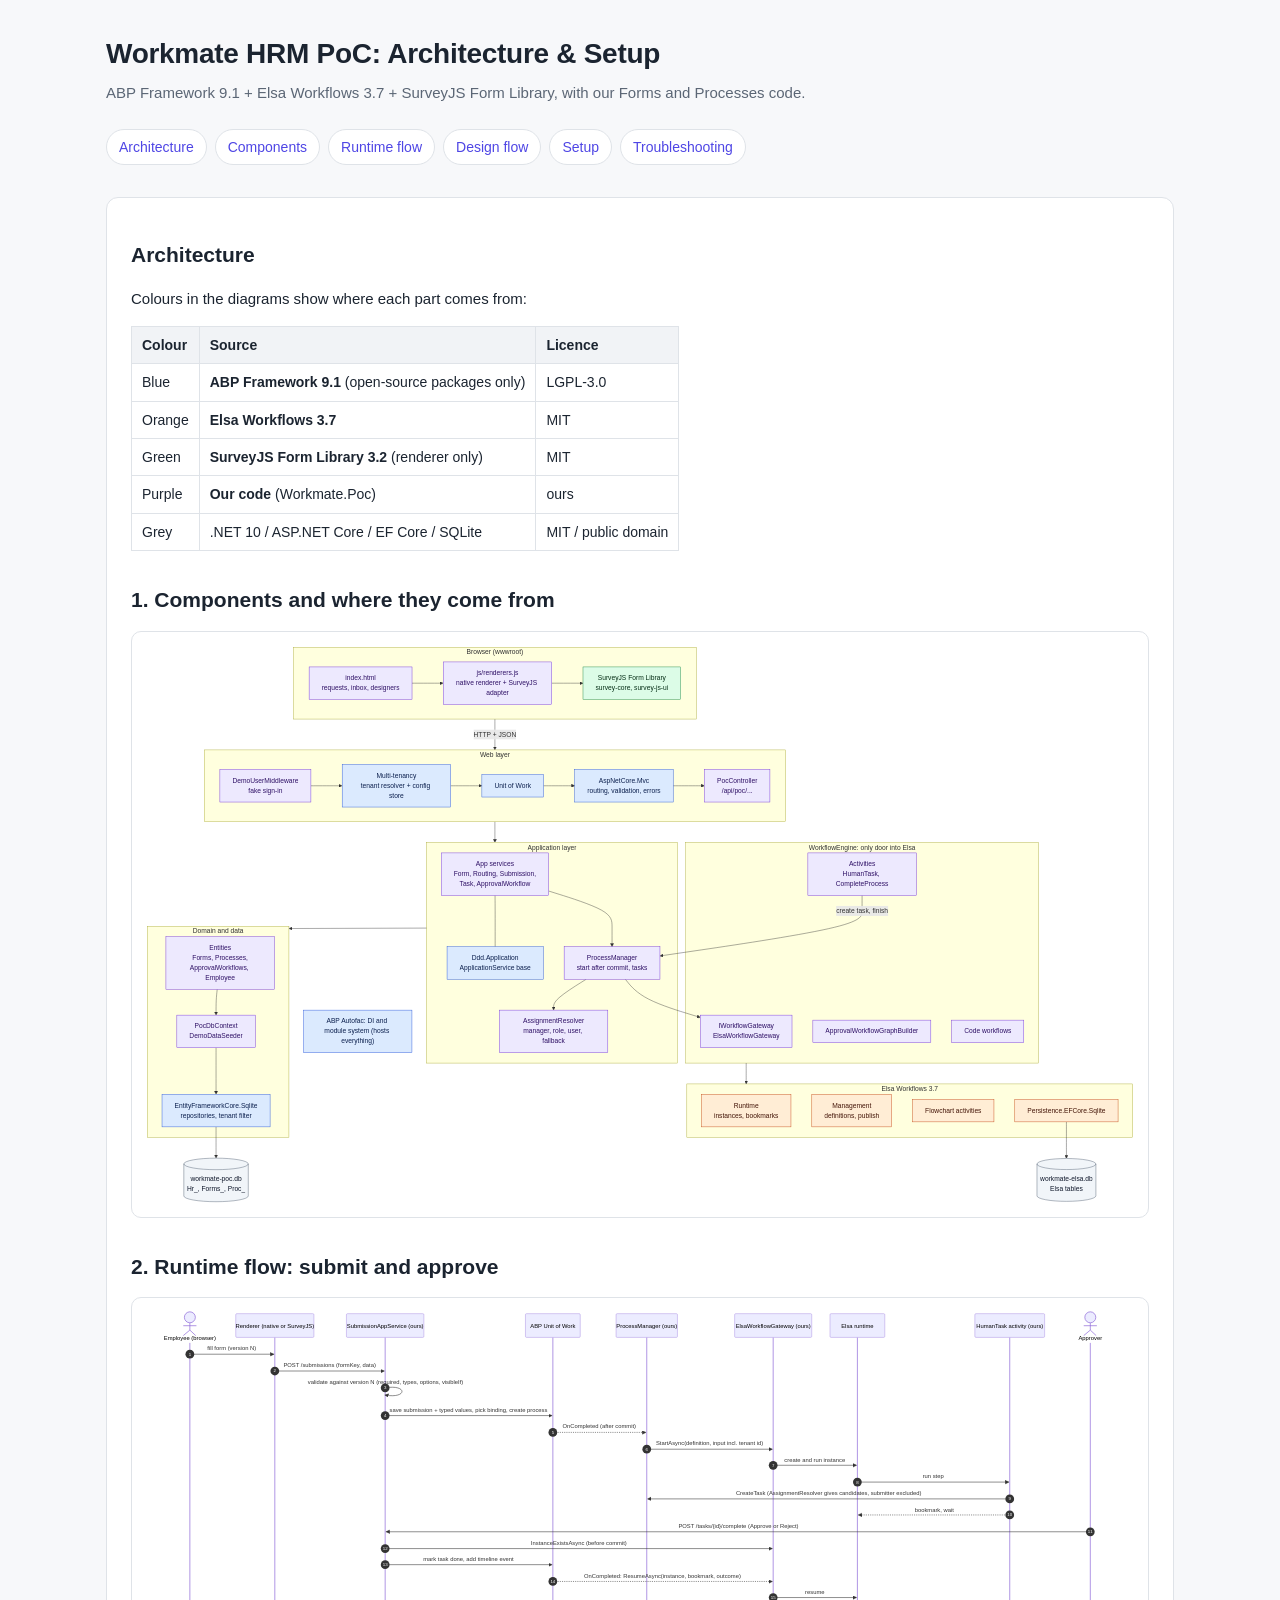
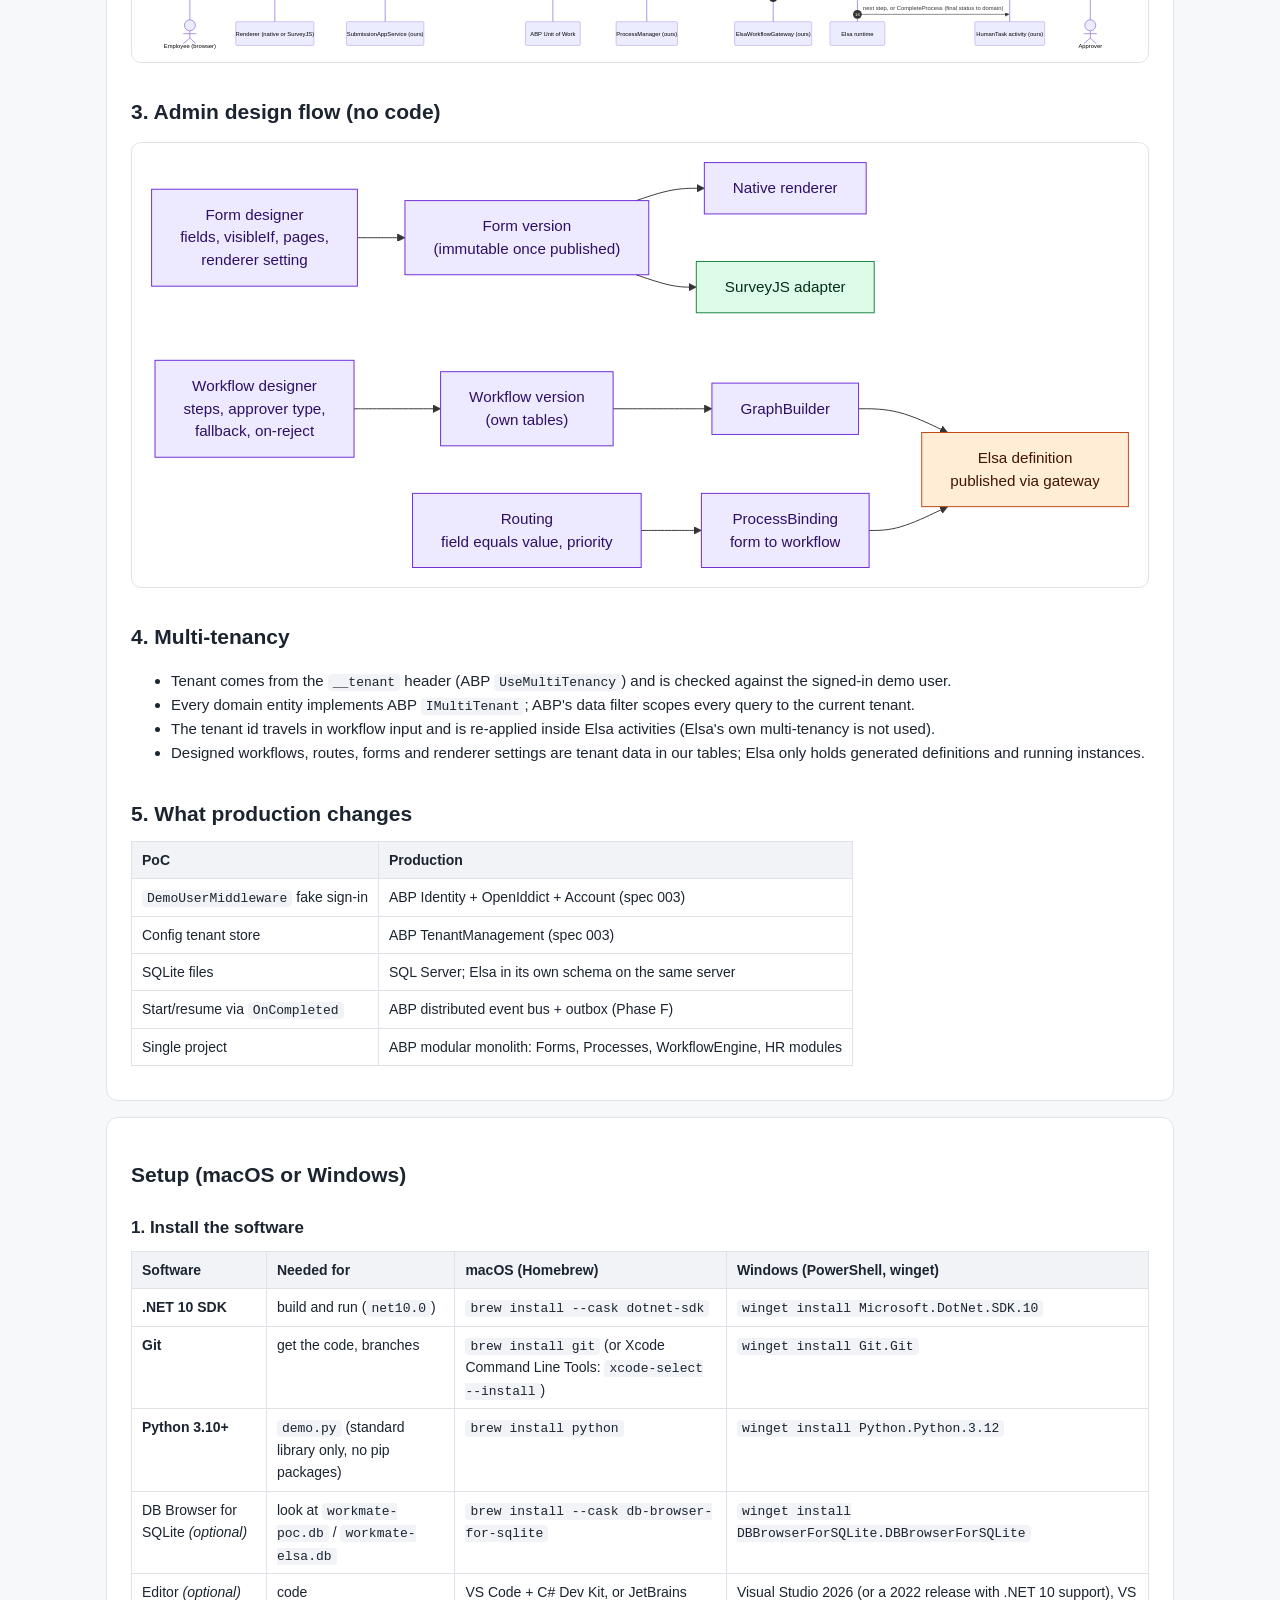
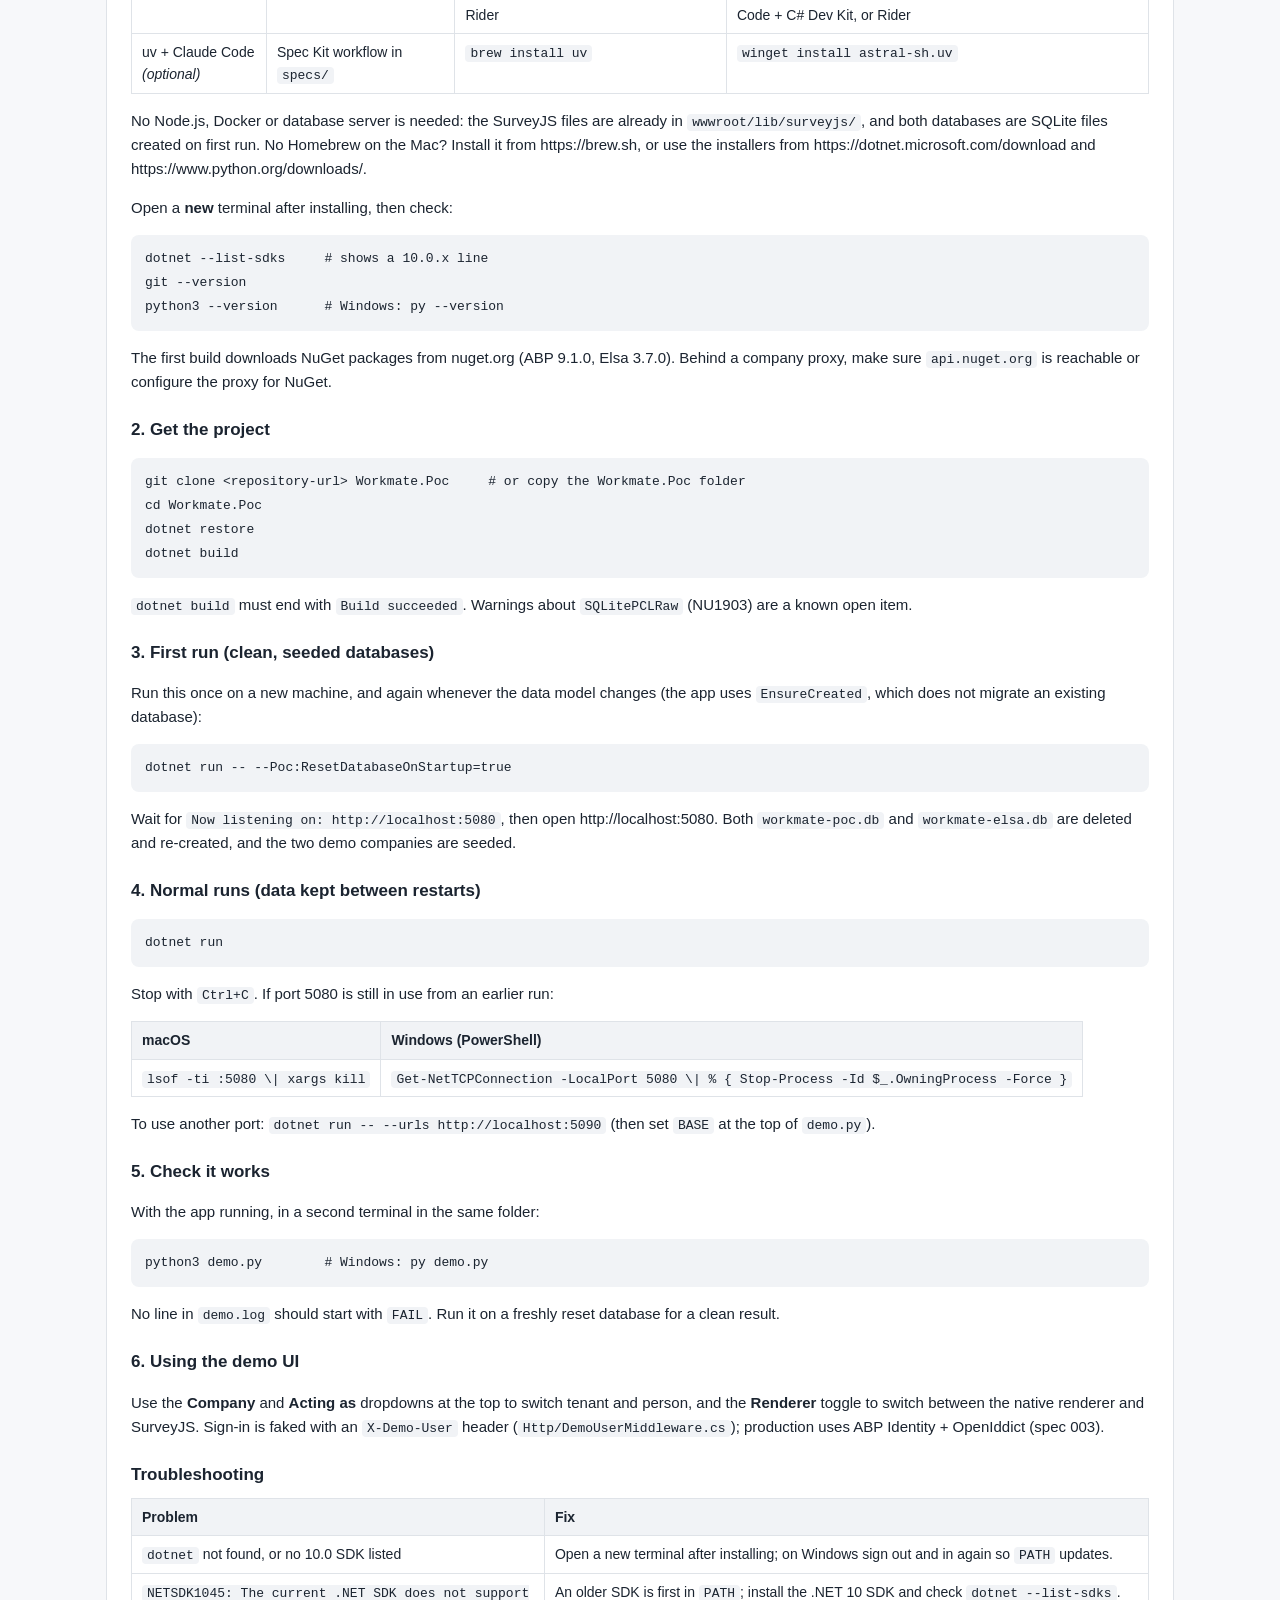
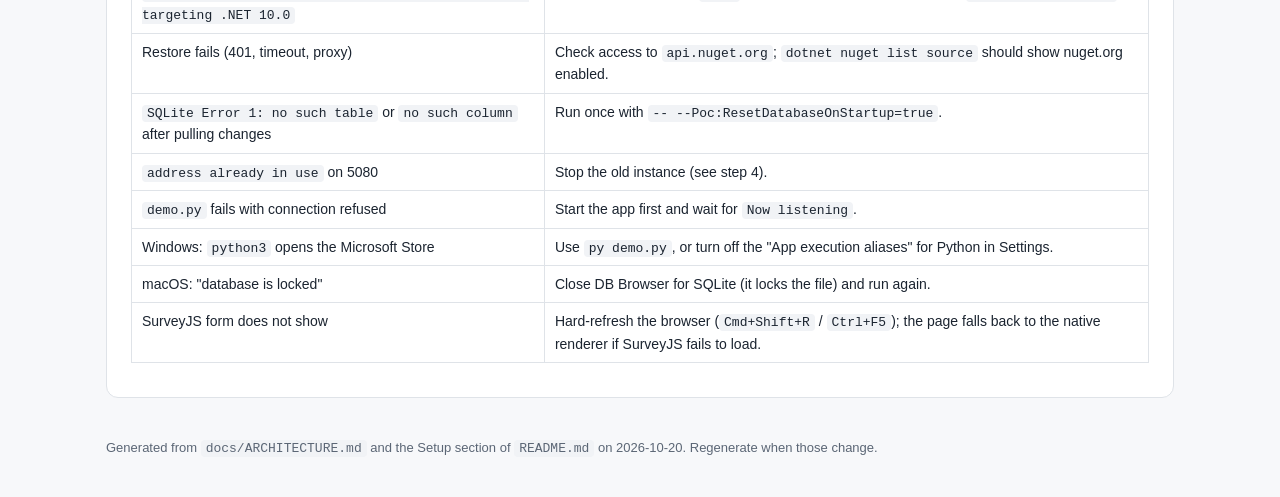
<file: docs/architecture.html>
<!doctype html>
<html lang="en">
<head>
<meta charset="utf-8">
<meta name="viewport" content="width=device-width, initial-scale=1">
<title>Workmate HRM PoC Architecture</title>
<style>
:root{--bg:#f7f8fa;--card:#ffffff;--ink:#1b2430;--muted:#5b6675;--line:#dfe3e8;--accent:#4f46e5;--code:#f1f3f6}
@media (prefers-color-scheme: dark){:root{--bg:#12151a;--card:#1b2028;--ink:#e6e9ee;--muted:#9aa4b2;--line:#2c333e;--accent:#a5b4fc;--code:#232a35}}
*{box-sizing:border-box}
body{margin:0;background:var(--bg);color:var(--ink);font:15px/1.6 -apple-system,BlinkMacSystemFont,"Segoe UI",Roboto,Helvetica,Arial,sans-serif}
header{padding:32px 16px 8px;max-width:1100px;margin:0 auto}
header h1{margin:0 0 4px;font-size:28px;letter-spacing:-.01em}
header p{margin:0;color:var(--muted)}
nav{max-width:1100px;margin:16px auto 0;padding:0 16px;display:flex;gap:8px;flex-wrap:wrap}
nav a{color:var(--accent);text-decoration:none;border:1px solid var(--line);background:var(--card);padding:6px 12px;border-radius:999px;font-size:14px}
main{max-width:1100px;margin:0 auto;padding:16px}
section{background:var(--card);border:1px solid var(--line);border-radius:12px;padding:8px 24px 24px;margin:16px 0}
h2{font-size:21px;margin:28px 0 8px;padding-top:4px}
h3{font-size:17px;margin:22px 0 6px}
table{border-collapse:collapse;width:100%;margin:10px 0;font-size:14px;display:block;overflow-x:auto}
th,td{border:1px solid var(--line);padding:7px 10px;text-align:left;vertical-align:top}
th{background:var(--code)}
code{background:var(--code);padding:1px 5px;border-radius:4px;font:13px/1.5 ui-monospace,SFMono-Regular,Menlo,Consolas,monospace}
pre{background:var(--code);padding:12px 14px;border-radius:8px;overflow-x:auto}
pre code{padding:0;background:none}
a{color:var(--accent)}
figure.diagram{margin:14px 0;background:#fff;border:1px solid var(--line);border-radius:10px;padding:12px;overflow-x:auto}
figure.diagram svg{display:block;max-width:100%;height:auto;margin:0 auto}
figure.diagram.wide svg{width:1500px!important;max-width:none!important}
.hint{color:var(--muted);font-size:13px;margin:-6px 0 0}
footer{max-width:1100px;margin:0 auto;padding:8px 16px 40px;color:var(--muted);font-size:13px}
@media print{nav{display:none}section{break-inside:auto;border:none}body{background:#fff}}
</style>
</head>
<body>
<header>
<h1>Workmate HRM PoC: Architecture &amp; Setup</h1>
<p>ABP Framework 9.1 + Elsa Workflows 3.7 + SurveyJS Form Library, with our Forms and Processes code.</p>
</header>
<nav>
<a href="#arch">Architecture</a>
<a href="#1-components-and-where-they-come-from">Components</a>
<a href="#2-runtime-flow-submit-and-approve">Runtime flow</a>
<a href="#3-admin-design-flow-no-code">Design flow</a>
<a href="#setup">Setup</a>
<a href="#troubleshooting">Troubleshooting</a>
</nav>
<main>
<section id="arch">
<h2>Architecture</h2>
<p>Colours in the diagrams show where each part comes from:</p>
<table>
<thead>
<tr>
<th>Colour</th>
<th>Source</th>
<th>Licence</th>
</tr>
</thead>
<tbody>
<tr>
<td>Blue</td>
<td><strong>ABP Framework 9.1</strong> (open-source packages only)</td>
<td>LGPL-3.0</td>
</tr>
<tr>
<td>Orange</td>
<td><strong>Elsa Workflows 3.7</strong></td>
<td>MIT</td>
</tr>
<tr>
<td>Green</td>
<td><strong>SurveyJS Form Library 3.2</strong> (renderer only)</td>
<td>MIT</td>
</tr>
<tr>
<td>Purple</td>
<td><strong>Our code</strong> (Workmate.Poc)</td>
<td>ours</td>
</tr>
<tr>
<td>Grey</td>
<td>.NET 10 / ASP.NET Core / EF Core / SQLite</td>
<td>MIT / public domain</td>
</tr>
</tbody>
</table>
<h2 id="1-components-and-where-they-come-from">1. Components and where they come from</h2>
<figure class="diagram"><svg id="arch1" width="100%" xmlns="http://www.w3.org/2000/svg" xmlns:xlink="http://www.w3.org/1999/xlink" class="flowchart" style="max-width: 2378.93px; background-color: transparent;" viewBox="0 0 2378.92578125 1345.459716796875" role="graphics-document document" aria-roledescription="flowchart-v2"><style>#arch1{font-family:"trebuchet ms",verdana,arial,sans-serif;font-size:16px;fill:#333;}@keyframes edge-animation-frame{from{stroke-dashoffset:0;}}@keyframes dash{to{stroke-dashoffset:0;}}#arch1 .edge-animation-slow{stroke-dasharray:9,5!important;stroke-dashoffset:900;animation:dash 50s linear infinite;stroke-linecap:round;}#arch1 .edge-animation-fast{stroke-dasharray:9,5!important;stroke-dashoffset:900;animation:dash 20s linear infinite;stroke-linecap:round;}#arch1 .error-icon{fill:#552222;}#arch1 .error-text{fill:#552222;stroke:#552222;}#arch1 .edge-thickness-normal{stroke-width:1px;}#arch1 .edge-thickness-thick{stroke-width:3.5px;}#arch1 .edge-pattern-solid{stroke-dasharray:0;}#arch1 .edge-thickness-invisible{stroke-width:0;fill:none;}#arch1 .edge-pattern-dashed{stroke-dasharray:3;}#arch1 .edge-pattern-dotted{stroke-dasharray:2;}#arch1 .marker{fill:#333333;stroke:#333333;}#arch1 .marker.cross{stroke:#333333;}#arch1 svg{font-family:"trebuchet ms",verdana,arial,sans-serif;font-size:16px;}#arch1 p{margin:0;}#arch1 .label{font-family:"trebuchet ms",verdana,arial,sans-serif;color:#333;}#arch1 .cluster-label text{fill:#333;}#arch1 .cluster-label span{color:#333;}#arch1 .cluster-label span p{background-color:transparent;}#arch1 .label text,#arch1 span{fill:#333;color:#333;}#arch1 .node rect,#arch1 .node circle,#arch1 .node ellipse,#arch1 .node polygon,#arch1 .node path{fill:#ECECFF;stroke:#9370DB;stroke-width:1px;}#arch1 .rough-node .label text,#arch1 .node .label text,#arch1 .image-shape .label,#arch1 .icon-shape .label{text-anchor:middle;}#arch1 .node .katex path{fill:#000;stroke:#000;stroke-width:1px;}#arch1 .rough-node .label,#arch1 .node .label,#arch1 .image-shape .label,#arch1 .icon-shape .label{text-align:center;}#arch1 .node.clickable{cursor:pointer;}#arch1 .root .anchor path{fill:#333333!important;stroke-width:0;stroke:#333333;}#arch1 .arrowheadPath{fill:#333333;}#arch1 .edgePaths .path{stroke:#333333;stroke-width:1px;}#arch1 .flowchart-link{stroke:#333333;fill:none;}#arch1 .edgeLabel{background-color:rgba(232,232,232, 0.8);text-align:center;}#arch1 .edgeLabel p{background-color:rgba(232,232,232, 0.8);}#arch1 .edgeLabel rect{opacity:0.5;background-color:rgba(232,232,232, 0.8);fill:rgba(232,232,232, 0.8);}#arch1 .labelBkg{background-color:rgba(232, 232, 232, 0.5);}#arch1 .cluster rect{fill:#ffffde;stroke:#aaaa33;stroke-width:1px;}#arch1 .cluster text{fill:#333;}#arch1 .cluster span{color:#333;}#arch1 .node .collapsed-indicator{fill:#aaaa33;stroke:none;opacity:0.6;}#arch1 .node .collapsed-separator{stroke:#aaaa33;stroke-width:0.75px;}#arch1 div.mermaidTooltip{position:absolute;text-align:center;max-width:200px;padding:2px;font-family:"trebuchet ms",verdana,arial,sans-serif;font-size:12px;background:hsl(80, 100%, 96.2745098039%);border:1px solid #aaaa33;border-radius:2px;pointer-events:none;z-index:100;}#arch1 .flowchartTitleText{text-anchor:middle;font-size:18px;fill:#333;}#arch1 rect.text{fill:none;stroke-width:0;}#arch1 .icon-shape,#arch1 .image-shape{background-color:rgba(232,232,232, 0.8);text-align:center;}#arch1 .icon-shape p,#arch1 .image-shape p{background-color:rgba(232,232,232, 0.8);padding:2px;}#arch1 .icon-shape .label rect,#arch1 .image-shape .label rect{opacity:0.5;background-color:rgba(232,232,232, 0.8);fill:rgba(232,232,232, 0.8);}#arch1 .label-icon{display:inline-block;height:1em;overflow:visible;vertical-align:-0.125em;}#arch1 .node .label-icon path{fill:currentColor;stroke:revert;stroke-width:revert;}#arch1 .node .neo-node{stroke:#9370DB;}#arch1 [data-look="neo"].node rect,#arch1 [data-look="neo"].cluster rect,#arch1 [data-look="neo"].node polygon{stroke:#9370DB;filter:drop-shadow(1px 2px 2px rgba(185, 185, 185, 1));}#arch1 [data-look="neo"].swimlane.cluster rect{filter:none;}#arch1 [data-look="neo"].node path{stroke:#9370DB;stroke-width:1px;}#arch1 [data-look="neo"].node .outer-path{filter:drop-shadow(1px 2px 2px rgba(185, 185, 185, 1));}#arch1 [data-look="neo"].node .neo-line path{stroke:#9370DB;filter:none;}#arch1 [data-look="neo"].node circle{stroke:#9370DB;filter:drop-shadow(1px 2px 2px rgba(185, 185, 185, 1));}#arch1 [data-look="neo"].node circle .state-start{fill:#000000;}#arch1 [data-look="neo"].icon-shape .icon{fill:#9370DB;filter:drop-shadow(1px 2px 2px rgba(185, 185, 185, 1));}#arch1 [data-look="neo"].icon-shape .icon-neo path{stroke:#9370DB;filter:drop-shadow(1px 2px 2px rgba(185, 185, 185, 1));}#arch1 :root{--mermaid-font-family:"trebuchet ms",verdana,arial,sans-serif;}#arch1 .abp&gt;*{fill:rgb(219, 234, 254)!important;stroke:rgb(29, 78, 216)!important;color:rgb(11, 31, 77)!important;}#arch1 .abp span{fill:rgb(219, 234, 254)!important;stroke:rgb(29, 78, 216)!important;color:rgb(11, 31, 77)!important;}#arch1 .abp tspan{fill:rgb(11, 31, 77)!important;}#arch1 .elsa&gt;*{fill:rgb(255, 237, 213)!important;stroke:rgb(194, 65, 12)!important;color:rgb(67, 20, 7)!important;}#arch1 .elsa span{fill:rgb(255, 237, 213)!important;stroke:rgb(194, 65, 12)!important;color:rgb(67, 20, 7)!important;}#arch1 .elsa tspan{fill:rgb(67, 20, 7)!important;}#arch1 .survey&gt;*{fill:rgb(220, 252, 231)!important;stroke:rgb(21, 128, 61)!important;color:rgb(5, 46, 22)!important;}#arch1 .survey span{fill:rgb(220, 252, 231)!important;stroke:rgb(21, 128, 61)!important;color:rgb(5, 46, 22)!important;}#arch1 .survey tspan{fill:rgb(5, 46, 22)!important;}#arch1 .ours&gt;*{fill:rgb(237, 233, 254)!important;stroke:rgb(109, 40, 217)!important;color:rgb(46, 16, 101)!important;}#arch1 .ours span{fill:rgb(237, 233, 254)!important;stroke:rgb(109, 40, 217)!important;color:rgb(46, 16, 101)!important;}#arch1 .ours tspan{fill:rgb(46, 16, 101)!important;}#arch1 .base&gt;*{fill:rgb(241, 245, 249)!important;stroke:rgb(71, 85, 105)!important;color:rgb(15, 23, 42)!important;}#arch1 .base span{fill:rgb(241, 245, 249)!important;stroke:rgb(71, 85, 105)!important;color:rgb(15, 23, 42)!important;}#arch1 .base tspan{fill:rgb(15, 23, 42)!important;}</style><g><marker id="arch1_flowchart-v2-pointEnd" class="marker flowchart-v2" viewBox="0 0 10 10" refX="5" refY="5" markerUnits="userSpaceOnUse" markerWidth="8" markerHeight="8" orient="auto"><path d="M 0 0 L 10 5 L 0 10 z" class="arrowMarkerPath" style="stroke-width: 1; stroke-dasharray: 1, 0;"/></marker><marker id="arch1_flowchart-v2-pointStart" class="marker flowchart-v2" viewBox="0 0 10 10" refX="4.5" refY="5" markerUnits="userSpaceOnUse" markerWidth="8" markerHeight="8" orient="auto"><path d="M 0 5 L 10 10 L 10 0 z" class="arrowMarkerPath" style="stroke-width: 1; stroke-dasharray: 1, 0;"/></marker><marker id="arch1_flowchart-v2-pointEnd-margin" class="marker flowchart-v2" viewBox="0 0 11.5 14" refX="11.5" refY="7" markerUnits="userSpaceOnUse" markerWidth="10.5" markerHeight="14" orient="auto"><path d="M 0 0 L 11.5 7 L 0 14 z" class="arrowMarkerPath" style="stroke-width: 0; stroke-dasharray: 1, 0;"/></marker><marker id="arch1_flowchart-v2-pointStart-margin" class="marker flowchart-v2" viewBox="0 0 11.5 14" refX="1" refY="7" markerUnits="userSpaceOnUse" markerWidth="11.5" markerHeight="14" orient="auto"><polygon points="0,7 11.5,14 11.5,0" class="arrowMarkerPath" style="stroke-width: 0; stroke-dasharray: 1, 0;"/></marker><marker id="arch1_flowchart-v2-circleEnd" class="marker flowchart-v2" viewBox="0 0 10 10" refX="11" refY="5" markerUnits="userSpaceOnUse" markerWidth="11" markerHeight="11" orient="auto"><circle cx="5" cy="5" r="5" class="arrowMarkerPath" style="stroke-width: 1; stroke-dasharray: 1, 0;"/></marker><marker id="arch1_flowchart-v2-circleStart" class="marker flowchart-v2" viewBox="0 0 10 10" refX="-1" refY="5" markerUnits="userSpaceOnUse" markerWidth="11" markerHeight="11" orient="auto"><circle cx="5" cy="5" r="5" class="arrowMarkerPath" style="stroke-width: 1; stroke-dasharray: 1, 0;"/></marker><marker id="arch1_flowchart-v2-circleEnd-margin" class="marker flowchart-v2" viewBox="0 0 10 10" refY="5" refX="12.25" markerUnits="userSpaceOnUse" markerWidth="14" markerHeight="14" orient="auto"><circle cx="5" cy="5" r="5" class="arrowMarkerPath" style="stroke-width: 0; stroke-dasharray: 1, 0;"/></marker><marker id="arch1_flowchart-v2-circleStart-margin" class="marker flowchart-v2" viewBox="0 0 10 10" refX="-2" refY="5" markerUnits="userSpaceOnUse" markerWidth="14" markerHeight="14" orient="auto"><circle cx="5" cy="5" r="5" class="arrowMarkerPath" style="stroke-width: 0; stroke-dasharray: 1, 0;"/></marker><marker id="arch1_flowchart-v2-crossEnd" class="marker cross flowchart-v2" viewBox="0 0 11 11" refX="12" refY="5.2" markerUnits="userSpaceOnUse" markerWidth="11" markerHeight="11" orient="auto"><path d="M 1,1 l 9,9 M 10,1 l -9,9" class="arrowMarkerPath" style="stroke-width: 2; stroke-dasharray: 1, 0;"/></marker><marker id="arch1_flowchart-v2-crossStart" class="marker cross flowchart-v2" viewBox="0 0 11 11" refX="-1" refY="5.2" markerUnits="userSpaceOnUse" markerWidth="11" markerHeight="11" orient="auto"><path d="M 1,1 l 9,9 M 10,1 l -9,9" class="arrowMarkerPath" style="stroke-width: 2; stroke-dasharray: 1, 0;"/></marker><marker id="arch1_flowchart-v2-crossEnd-margin" class="marker cross flowchart-v2" viewBox="0 0 15 15" refX="17.7" refY="7.5" markerUnits="userSpaceOnUse" markerWidth="12" markerHeight="12" orient="auto"><path d="M 1,1 L 14,14 M 1,14 L 14,1" class="arrowMarkerPath" style="stroke-width: 2.5;"/></marker><marker id="arch1_flowchart-v2-crossStart-margin" class="marker cross flowchart-v2" viewBox="0 0 15 15" refX="-3.5" refY="7.5" markerUnits="userSpaceOnUse" markerWidth="12" markerHeight="12" orient="auto"><path d="M 1,1 L 14,14 M 1,14 L 14,1" class="arrowMarkerPath" style="stroke-width: 2.5; stroke-dasharray: 1, 0;"/></marker><g class="root"><g class="clusters"><g class="cluster" id="arch1-Data" data-look="classic"><rect style="" x="8" y="677" width="339.5546875" height="506"/><g class="cluster-label" transform="translate(116.84765625, 677)"><foreignObject width="121.859375" height="24"><div xmlns="http://www.w3.org/1999/xhtml" style="display: table-cell; white-space: nowrap; line-height: 1.5;"><span class="nodeLabel"><p>Domain and data</p></span></div></foreignObject></g></g><g class="cluster" id="arch1-Elsa" data-look="classic"><rect style="" x="1301.75390625" y="1055" width="1069.171875" height="128"/><g class="cluster-label" transform="translate(1768.46484375, 1055)"><foreignObject width="135.75" height="24"><div xmlns="http://www.w3.org/1999/xhtml" style="display: table-cell; white-space: nowrap; line-height: 1.5;"><span class="nodeLabel"><p>Elsa Workflows 3.7</p></span></div></foreignObject></g></g><g class="cluster" id="arch1-WE" data-look="classic"><rect style="" x="1299.23828125" y="476" width="845.625" height="529"/><g class="cluster-label" transform="translate(1594.12890625, 476)"><foreignObject width="255.84375" height="24"><div xmlns="http://www.w3.org/1999/xhtml" style="display: table-cell; white-space: nowrap; line-height: 1.5;"><span class="nodeLabel"><p>WorkflowEngine: only door into Elsa</p></span></div></foreignObject></g></g><g class="cluster" id="arch1-App" data-look="classic"><rect style="" x="677.5546875" y="476" width="601.68359375" height="529"/><g class="cluster-label" transform="translate(919.693359375, 476)"><foreignObject width="117.40625" height="24"><div xmlns="http://www.w3.org/1999/xhtml" style="display: table-cell; white-space: nowrap; line-height: 1.5;"><span class="nodeLabel"><p>Application layer</p></span></div></foreignObject></g></g></g><g class="edgePaths"><path d="M841.872,603L841.917,609.167C841.963,615.333,842.054,627.667,842.099,640C842.145,652.333,842.145,664.667,842.145,679C842.145,693.333,842.145,709.667,842.145,717.833L842.145,726" id="arch1-L_AS_APPB_0" class="edge-thickness-normal edge-pattern-solid edge-thickness-normal edge-pattern-solid flowchart-link" style=";" data-edge="true" data-et="edge" data-id="L_AS_APPB_0" data-points="W3sieCI6ODQxLjg3MTg5Mjc1NTY4MTksInkiOjYwM30seyJ4Ijo4NDIuMTQ0NTMxMjUsInkiOjY0MH0seyJ4Ijo4NDIuMTQ0NTMxMjUsInkiOjY3N30seyJ4Ijo4NDIuMTQ0NTMxMjUsInkiOjcyNn1d" data-look="classic"/><path d="M970.199,592.315L995.572,600.262C1020.944,608.21,1071.689,624.105,1097.061,638.219C1122.434,652.333,1122.434,664.667,1122.434,678.333C1122.434,692,1122.434,707,1122.434,714.5L1122.434,722" id="arch1-L_AS_PM_0" class="edge-thickness-normal edge-pattern-solid edge-thickness-normal edge-pattern-solid flowchart-link" style=";" data-edge="true" data-et="edge" data-id="L_AS_PM_0" data-points="W3sieCI6OTcwLjE5OTIxODc1LCJ5Ijo1OTIuMzE0NTcxNzQ2Mzg0OX0seyJ4IjoxMTIyLjQzMzU5Mzc1LCJ5Ijo2NDB9LHsieCI6MTEyMi40MzM1OTM3NSwieSI6Njc3fSx7IngiOjExMjIuNDMzNTkzNzUsInkiOjcyNn1d" data-look="classic" marker-end="url(#arch1_flowchart-v2-pointEnd)"/><path d="M1060.324,804L1047.318,812.167C1034.312,820.333,1008.301,836.667,995.295,848.333C982.289,860,982.289,867,982.289,870.5L982.289,874" id="arch1-L_PM_AR_0" class="edge-thickness-normal edge-pattern-solid edge-thickness-normal edge-pattern-solid flowchart-link" style=";" data-edge="true" data-et="edge" data-id="L_PM_AR_0" data-points="W3sieCI6MTA2MC4zMjQwODU1ODIzODYzLCJ5Ijo4MDR9LHsieCI6OTgyLjI4OTA2MjUsInkiOjg1M30seyJ4Ijo5ODIuMjg5MDYyNSwieSI6ODc4fV0=" data-look="classic" marker-end="url(#arch1_flowchart-v2-pointEnd)"/><path d="M175.566,828L175.104,832.167C174.642,836.333,173.717,844.667,173.255,854.333C172.793,864,172.793,875,172.793,880.5L172.793,886" id="arch1-L_DOM_DBC_0" class="edge-thickness-normal edge-pattern-solid edge-thickness-normal edge-pattern-solid flowchart-link" style=";" data-edge="true" data-et="edge" data-id="L_DOM_DBC_0" data-points="W3sieCI6MTc1LjU2NjE4NDMwMzk3NzI4LCJ5Ijo4Mjh9LHsieCI6MTcyLjc5Mjk2ODc1LCJ5Ijo4NTN9LHsieCI6MTcyLjc5Mjk2ODc1LCJ5Ijo4OTB9XQ==" data-look="classic" marker-end="url(#arch1_flowchart-v2-pointEnd)"/><path d="M172.793,968L172.793,974.167C172.793,980.333,172.793,992.667,172.793,1003C172.793,1013.333,172.793,1021.667,172.793,1030C172.793,1038.333,172.793,1046.667,172.793,1054.333C172.793,1062,172.793,1069,172.793,1072.5L172.793,1076" id="arch1-L_DBC_EFA_0" class="edge-thickness-normal edge-pattern-solid edge-thickness-normal edge-pattern-solid flowchart-link" style=";" data-edge="true" data-et="edge" data-id="L_DBC_EFA_0" data-points="W3sieCI6MTcyLjc5Mjk2ODc1LCJ5Ijo5Njh9LHsieCI6MTcyLjc5Mjk2ODc1LCJ5IjoxMDA1fSx7IngiOjE3Mi43OTI5Njg3NSwieSI6MTAzMH0seyJ4IjoxNzIuNzkyOTY4NzUsInkiOjEwNTV9LHsieCI6MTcyLjc5Mjk2ODc1LCJ5IjoxMDgwfV0=" data-look="classic" marker-end="url(#arch1_flowchart-v2-pointEnd)"/><path d="M1154.277,804L1160.945,812.167C1167.613,820.333,1180.949,836.667,1210.305,851.735C1239.661,866.803,1285.036,880.606,1307.724,887.508L1330.411,894.41" id="arch1-L_PM_GW_0" class="edge-thickness-normal edge-pattern-solid edge-thickness-normal edge-pattern-solid flowchart-link" style=";" data-edge="true" data-et="edge" data-id="L_PM_GW_0" data-points="W3sieCI6MTE1NC4yNzY4OTk4NTc5NTQ1LCJ5Ijo4MDR9LHsieCI6MTE5NC4yODUxNTYyNSwieSI6ODUzfSx7IngiOjEzMzQuMjM4MjgxMjUsInkiOjg5NS41NzM2ODg5ODMzOTUzfV0=" data-look="classic" marker-end="url(#arch1_flowchart-v2-pointEnd)"/><path d="M1722.051,603L1722.051,609.167C1722.051,615.333,1722.051,627.667,1722.051,640C1722.051,652.333,1722.051,664.667,1641.925,682.593C1561.8,700.519,1401.549,724.037,1321.423,735.796L1241.297,747.556" id="arch1-L_ACT_PM_0" class="edge-thickness-normal edge-pattern-solid edge-thickness-normal edge-pattern-solid flowchart-link" style=";" data-edge="true" data-et="edge" data-id="L_ACT_PM_0" data-points="W3sieCI6MTcyMi4wNTA3ODEyNSwieSI6NjAzfSx7IngiOjE3MjIuMDUwNzgxMjUsInkiOjY0MH0seyJ4IjoxNzIyLjA1MDc4MTI1LCJ5Ijo2Nzd9LHsieCI6MTIzNy4zMzk4NDM3NSwieSI6NzQ4LjEzNjMyMzk1NjY5MTJ9XQ==" data-look="classic" marker-end="url(#arch1_flowchart-v2-pointEnd)"/><path d="M172.793,1158L172.793,1162.167C172.793,1166.333,172.793,1174.667,172.793,1183C172.793,1191.333,172.793,1199.667,172.793,1207.333C172.793,1215,172.793,1222,172.793,1225.5L172.793,1229" id="arch1-L_EFA_DB1_0" class="edge-thickness-normal edge-pattern-solid edge-thickness-normal edge-pattern-solid flowchart-link" style=";" data-edge="true" data-et="edge" data-id="L_EFA_DB1_0" data-points="W3sieCI6MTcyLjc5Mjk2ODc1LCJ5IjoxMTU4fSx7IngiOjE3Mi43OTI5Njg3NSwieSI6MTE4M30seyJ4IjoxNzIuNzkyOTY4NzUsInkiOjEyMDh9LHsieCI6MTcyLjc5Mjk2ODc1LCJ5IjoxMjMzfV0=" data-look="classic" marker-end="url(#arch1_flowchart-v2-pointEnd)"/><path d="M2212.105,1146L2212.105,1152.167C2212.105,1158.333,2212.105,1170.667,2212.105,1181C2212.105,1191.333,2212.105,1199.667,2212.105,1207.472C2212.105,1215.278,2212.105,1222.556,2212.105,1226.195L2212.105,1229.833" id="arch1-L_EP_DB2_0" class="edge-thickness-normal edge-pattern-solid edge-thickness-normal edge-pattern-solid flowchart-link" style=";" data-edge="true" data-et="edge" data-id="L_EP_DB2_0" data-points="W3sieCI6MjIxMi4xMDU0Njg3NSwieSI6MTE0Nn0seyJ4IjoyMjEyLjEwNTQ2ODc1LCJ5IjoxMTgzfSx7IngiOjIyMTIuMTA1NDY4NzUsInkiOjEyMDh9LHsieCI6MjIxMi4xMDU0Njg3NSwieSI6MTIzMy44MzM0MDA3MjYzMTg0fV0=" data-look="classic" marker-end="url(#arch1_flowchart-v2-pointEnd)"/><path d="M841.496,180L841.496,186.167C841.496,192.333,841.496,204.667,841.496,216.333C841.496,228,841.496,239,841.496,244.5L841.496,250" id="arch1-L_Browser_Web_0" class="edge-thickness-normal edge-pattern-solid edge-thickness-normal edge-pattern-solid flowchart-link" style=";" data-edge="true" data-et="edge" data-id="L_Browser_Web_0" data-points="W3sieCI6ODQxLjQ5NjA5Mzc1LCJ5IjoxODB9LHsieCI6ODQxLjQ5NjA5Mzc1LCJ5IjoyMTd9LHsieCI6ODQxLjQ5NjA5Mzc1LCJ5IjoyNTR9XQ==" data-look="classic" marker-end="url(#arch1_flowchart-v2-pointEnd)"/><path d="M841.496,426L841.496,430.167C841.496,434.333,841.496,442.667,841.496,450.333C841.496,458,841.496,465,841.496,468.5L841.496,472" id="arch1-L_Web_App_0" class="edge-thickness-normal edge-pattern-solid edge-thickness-normal edge-pattern-solid flowchart-link" style=";" data-edge="true" data-et="edge" data-id="L_Web_App_0" data-points="W3sieCI6ODQxLjQ5NjA5Mzc1LCJ5Ijo0MjZ9LHsieCI6ODQxLjQ5NjA5Mzc1LCJ5Ijo0NTF9LHsieCI6ODQxLjQ5NjA5Mzc1LCJ5Ijo0NzZ9LHsieCI6ODQxLjQ5NjA5Mzc1LCJ5Ijo1MDF9XQ==" data-look="classic" marker-end="url(#arch1_flowchart-v2-pointEnd)"/><path d="M677.555,681.274L351.555,682.324" id="arch1-L_App_Data_0" class="edge-thickness-normal edge-pattern-solid edge-thickness-normal edge-pattern-solid flowchart-link" style=";" data-edge="true" data-et="edge" data-id="L_App_Data_0" data-points="W3sieCI6Njc3LjU1NDY4NzUsInkiOjYwMi4yODU5MTcwOTAwMjZ9LHsieCI6NzU5LjY0NDUzMTI1LCJ5Ijo2NDB9LHsieCI6NzU5LjY0NDUzMTI1LCJ5Ijo2Nzd9LHsieCI6MzQ3LjU1NDY4NzUsInkiOjg1Ni4xNzk2MDA5NjEzNDQ4fV0=" data-look="classic" marker-end="url(#arch1_flowchart-v2-pointEnd)"/><path d="M1444.121,1005L1444.121,1009.167C1444.121,1013.333,1444.121,1021.667,1444.121,1029.333C1444.121,1037,1444.121,1044,1444.121,1047.5L1444.121,1051" id="arch1-L_WE_Elsa_0" class="edge-thickness-normal edge-pattern-solid edge-thickness-normal edge-pattern-solid flowchart-link" style=";" data-edge="true" data-et="edge" data-id="L_WE_Elsa_0" data-points="W3sieCI6MTQ0NC4xMjEwOTM3NSwieSI6MTAwNX0seyJ4IjoxNDQ0LjEyMTA5Mzc1LCJ5IjoxMDA1fSx7IngiOjE0NDQuMTIxMDkzNzUsInkiOjEwMzB9LHsieCI6MTQ0NC4xMjEwOTM3NSwieSI6MTA1NX0seyJ4IjoxNDQ0LjEyMTA5Mzc1LCJ5IjoxMDU1fV0=" data-look="classic" marker-end="url(#arch1_flowchart-v2-pointEnd)"/><path d="M347.555,863.34L382.555,890.596" id="arch1-L_Data_DI_0" class="edge-thickness-invisible edge-pattern-solid" style=";" data-edge="true" data-et="edge" data-id="L_Data_DI_0" data-points="W3sieCI6MzQ3LjU1NDY4NzUsInkiOjc2MS4zNTE5OTU1NjU0MTAyfSx7IngiOjI1NS4yOTI5Njg3NSwieSI6ODUzfSx7IngiOjM4Mi41NTQ2ODc1LCJ5Ijo4OTAuNTk1NTI5ODQ0MDYwOH1d" data-look="classic"/></g><g class="edgeLabels"><g class="edgeLabel"><g class="label" data-id="L_AS_APPB_0" transform="translate(0, 0)"><foreignObject width="0" height="0"><div xmlns="http://www.w3.org/1999/xhtml" class="labelBkg" style="display: table-cell; white-space: nowrap; line-height: 1.5; max-width: 200px; text-align: center;"><span class="edgeLabel"></span></div></foreignObject></g></g><g class="edgeLabel"><g class="label" data-id="L_AS_PM_0" transform="translate(0, 0)"><foreignObject width="0" height="0"><div xmlns="http://www.w3.org/1999/xhtml" class="labelBkg" style="display: table-cell; white-space: nowrap; line-height: 1.5; max-width: 200px; text-align: center;"><span class="edgeLabel"></span></div></foreignObject></g></g><g class="edgeLabel"><g class="label" data-id="L_PM_AR_0" transform="translate(0, 0)"><foreignObject width="0" height="0"><div xmlns="http://www.w3.org/1999/xhtml" class="labelBkg" style="display: table-cell; white-space: nowrap; line-height: 1.5; max-width: 200px; text-align: center;"><span class="edgeLabel"></span></div></foreignObject></g></g><g class="edgeLabel"><g class="label" data-id="L_DOM_DBC_0" transform="translate(0, 0)"><foreignObject width="0" height="0"><div xmlns="http://www.w3.org/1999/xhtml" class="labelBkg" style="display: table-cell; white-space: nowrap; line-height: 1.5; max-width: 200px; text-align: center;"><span class="edgeLabel"></span></div></foreignObject></g></g><g class="edgeLabel"><g class="label" data-id="L_DBC_EFA_0" transform="translate(0, 0)"><foreignObject width="0" height="0"><div xmlns="http://www.w3.org/1999/xhtml" class="labelBkg" style="display: table-cell; white-space: nowrap; line-height: 1.5; max-width: 200px; text-align: center;"><span class="edgeLabel"></span></div></foreignObject></g></g><g class="edgeLabel"><g class="label" data-id="L_PM_GW_0" transform="translate(0, 0)"><foreignObject width="0" height="0"><div xmlns="http://www.w3.org/1999/xhtml" class="labelBkg" style="display: table-cell; white-space: nowrap; line-height: 1.5; max-width: 200px; text-align: center;"><span class="edgeLabel"></span></div></foreignObject></g></g><g class="edgeLabel" transform="translate(1722.05078125, 640)"><g class="label" data-id="L_ACT_PM_0" transform="translate(-62.25, -12)"><foreignObject width="124.5" height="24"><div xmlns="http://www.w3.org/1999/xhtml" class="labelBkg" style="display: table-cell; white-space: nowrap; line-height: 1.5; max-width: 200px; text-align: center;"><span class="edgeLabel"><p>create task, finish</p></span></div></foreignObject></g></g><g class="edgeLabel"><g class="label" data-id="L_EFA_DB1_0" transform="translate(0, 0)"><foreignObject width="0" height="0"><div xmlns="http://www.w3.org/1999/xhtml" class="labelBkg" style="display: table-cell; white-space: nowrap; line-height: 1.5; max-width: 200px; text-align: center;"><span class="edgeLabel"></span></div></foreignObject></g></g><g class="edgeLabel"><g class="label" data-id="L_EP_DB2_0" transform="translate(0, 0)"><foreignObject width="0" height="0"><div xmlns="http://www.w3.org/1999/xhtml" class="labelBkg" style="display: table-cell; white-space: nowrap; line-height: 1.5; max-width: 200px; text-align: center;"><span class="edgeLabel"></span></div></foreignObject></g></g><g class="edgeLabel" transform="translate(841.49609375, 217)"><g class="label" data-id="L_Browser_Web_0" transform="translate(-51.1953125, -12)"><foreignObject width="102.390625" height="24"><div xmlns="http://www.w3.org/1999/xhtml" class="labelBkg" style="display: table-cell; white-space: nowrap; line-height: 1.5; max-width: 200px; text-align: center;"><span class="edgeLabel"><p>HTTP + JSON</p></span></div></foreignObject></g></g><g class="edgeLabel"><g class="label" data-id="L_Web_App_0" transform="translate(0, 0)"><foreignObject width="0" height="0"><div xmlns="http://www.w3.org/1999/xhtml" class="labelBkg" style="display: table-cell; white-space: nowrap; line-height: 1.5; max-width: 200px; text-align: center;"><span class="edgeLabel"></span></div></foreignObject></g></g><g class="edgeLabel"><g class="label" data-id="L_App_Data_0" transform="translate(0, 0)"><foreignObject width="0" height="0"><div xmlns="http://www.w3.org/1999/xhtml" class="labelBkg" style="display: table-cell; white-space: nowrap; line-height: 1.5; max-width: 200px; text-align: center;"><span class="edgeLabel"></span></div></foreignObject></g></g><g class="edgeLabel"><g class="label" data-id="L_WE_Elsa_0" transform="translate(0, 0)"><foreignObject width="0" height="0"><div xmlns="http://www.w3.org/1999/xhtml" class="labelBkg" style="display: table-cell; white-space: nowrap; line-height: 1.5; max-width: 200px; text-align: center;"><span class="edgeLabel"></span></div></foreignObject></g></g><g class="edgeLabel"><g class="label" data-id="L_Data_DI_0" transform="translate(0, 0)"><foreignObject width="0" height="0"><div xmlns="http://www.w3.org/1999/xhtml" class="labelBkg" style="display: table-cell; white-space: nowrap; line-height: 1.5; max-width: 200px; text-align: center;"><span class="edgeLabel"></span></div></foreignObject></g></g></g><g class="nodes"><g class="root" transform="translate(136.47265625, 246)"><g class="clusters"><g class="cluster" id="arch1-Web" data-look="classic"><rect style="" x="8" y="8" width="1394.046875" height="172"/><g class="cluster-label" transform="translate(669.15625, 8)"><foreignObject width="71.734375" height="24"><div xmlns="http://www.w3.org/1999/xhtml" style="display: table-cell; white-space: nowrap; line-height: 1.5;"><span class="nodeLabel"><p>Web layer</p></span></div></foreignObject></g></g></g><g class="edgePaths"><path d="M263.781,94L270.031,94C276.281,94,288.781,94,300.615,94C312.448,94,323.615,94,329.198,94L334.781,94" id="arch1-L_MW_MT_0" class="edge-thickness-normal edge-pattern-solid edge-thickness-normal edge-pattern-solid flowchart-link" style=";" data-edge="true" data-et="edge" data-id="L_MW_MT_0" data-points="W3sieCI6MjYzLjc4MTI1LCJ5Ijo5NH0seyJ4IjozMDEuMjgxMjUsInkiOjk0fSx7IngiOjMzOC43ODEyNSwieSI6OTR9XQ==" data-look="classic" marker-end="url(#arch1_flowchart-v2-pointEnd)"/><path d="M598.781,94L605.031,94C611.281,94,623.781,94,635.615,94C647.448,94,658.615,94,664.198,94L669.781,94" id="arch1-L_MT_UOW_0" class="edge-thickness-normal edge-pattern-solid edge-thickness-normal edge-pattern-solid flowchart-link" style=";" data-edge="true" data-et="edge" data-id="L_MT_UOW_0" data-points="W3sieCI6NTk4Ljc4MTI1LCJ5Ijo5NH0seyJ4Ijo2MzYuMjgxMjUsInkiOjk0fSx7IngiOjY3My43ODEyNSwieSI6OTR9XQ==" data-look="classic" marker-end="url(#arch1_flowchart-v2-pointEnd)"/><path d="M821.516,94L827.766,94C834.016,94,846.516,94,858.349,94C870.182,94,881.349,94,886.932,94L892.516,94" id="arch1-L_UOW_MVC_0" class="edge-thickness-normal edge-pattern-solid edge-thickness-normal edge-pattern-solid flowchart-link" style=";" data-edge="true" data-et="edge" data-id="L_UOW_MVC_0" data-points="W3sieCI6ODIxLjUxNTYyNSwieSI6OTR9LHsieCI6ODU5LjAxNTYyNSwieSI6OTR9LHsieCI6ODk2LjUxNTYyNSwieSI6OTR9XQ==" data-look="classic" marker-end="url(#arch1_flowchart-v2-pointEnd)"/><path d="M1132.609,94L1138.859,94C1145.109,94,1157.609,94,1169.443,94C1181.276,94,1192.443,94,1198.026,94L1203.609,94" id="arch1-L_MVC_CTRL_0" class="edge-thickness-normal edge-pattern-solid edge-thickness-normal edge-pattern-solid flowchart-link" style=";" data-edge="true" data-et="edge" data-id="L_MVC_CTRL_0" data-points="W3sieCI6MTEzMi42MDkzNzUsInkiOjk0fSx7IngiOjExNzAuMTA5Mzc1LCJ5Ijo5NH0seyJ4IjoxMjA3LjYwOTM3NSwieSI6OTR9XQ==" data-look="classic" marker-end="url(#arch1_flowchart-v2-pointEnd)"/></g><g class="edgeLabels"><g class="edgeLabel"><g class="label" data-id="L_MW_MT_0" transform="translate(0, 0)"><foreignObject width="0" height="0"><div xmlns="http://www.w3.org/1999/xhtml" class="labelBkg" style="display: table-cell; white-space: nowrap; line-height: 1.5; max-width: 200px; text-align: center;"><span class="edgeLabel"></span></div></foreignObject></g></g><g class="edgeLabel"><g class="label" data-id="L_MT_UOW_0" transform="translate(0, 0)"><foreignObject width="0" height="0"><div xmlns="http://www.w3.org/1999/xhtml" class="labelBkg" style="display: table-cell; white-space: nowrap; line-height: 1.5; max-width: 200px; text-align: center;"><span class="edgeLabel"></span></div></foreignObject></g></g><g class="edgeLabel"><g class="label" data-id="L_UOW_MVC_0" transform="translate(0, 0)"><foreignObject width="0" height="0"><div xmlns="http://www.w3.org/1999/xhtml" class="labelBkg" style="display: table-cell; white-space: nowrap; line-height: 1.5; max-width: 200px; text-align: center;"><span class="edgeLabel"></span></div></foreignObject></g></g><g class="edgeLabel"><g class="label" data-id="L_MVC_CTRL_0" transform="translate(0, 0)"><foreignObject width="0" height="0"><div xmlns="http://www.w3.org/1999/xhtml" class="labelBkg" style="display: table-cell; white-space: nowrap; line-height: 1.5; max-width: 200px; text-align: center;"><span class="edgeLabel"></span></div></foreignObject></g></g></g><g class="nodes"><g class="node default ours" id="arch1-flowchart-MW-6" data-look="classic" transform="translate(154.640625, 94)"><rect class="basic label-container" style="fill:#ede9fe !important;stroke:#6d28d9 !important" x="-109.140625" y="-39" width="218.28125" height="78"/><g class="label" style="color:#2e1065 !important" transform="translate(-79.140625, -24)"><rect/><foreignObject width="158.28125" height="48"><div style="color: rgb(46, 16, 101) !important; display: table-cell; white-space: nowrap; line-height: 1.5; max-width: 200px; text-align: center;" xmlns="http://www.w3.org/1999/xhtml"><span style="color:#2e1065 !important" class="nodeLabel"><p>DemoUserMiddleware<br />fake sign-in</p></span></div></foreignObject></g></g><g class="node default abp" id="arch1-flowchart-MT-7" data-look="classic" transform="translate(468.78125, 94)"><rect class="basic label-container" style="fill:#dbeafe !important;stroke:#1d4ed8 !important" x="-130" y="-51" width="260" height="102"/><g class="label" style="color:#0b1f4d !important" transform="translate(-100, -36)"><rect/><foreignObject width="200" height="72"><div style="color: rgb(11, 31, 77) !important; display: table; white-space: break-spaces; line-height: 1.5; max-width: 200px; text-align: center; width: 200px;" xmlns="http://www.w3.org/1999/xhtml"><span style="color:#0b1f4d !important" class="nodeLabel"><p>Multi-tenancy<br />tenant resolver + config store</p></span></div></foreignObject></g></g><g class="node default abp" id="arch1-flowchart-UOW-8" data-look="classic" transform="translate(747.6484375, 94)"><rect class="basic label-container" style="fill:#dbeafe !important;stroke:#1d4ed8 !important" x="-73.8671875" y="-27" width="147.734375" height="54"/><g class="label" style="color:#0b1f4d !important" transform="translate(-43.8671875, -12)"><rect/><foreignObject width="87.734375" height="24"><div style="color: rgb(11, 31, 77) !important; display: table-cell; white-space: nowrap; line-height: 1.5; max-width: 200px; text-align: center;" xmlns="http://www.w3.org/1999/xhtml"><span style="color:#0b1f4d !important" class="nodeLabel"><p>Unit of Work</p></span></div></foreignObject></g></g><g class="node default abp" id="arch1-flowchart-MVC-9" data-look="classic" transform="translate(1014.5625, 94)"><rect class="basic label-container" style="fill:#dbeafe !important;stroke:#1d4ed8 !important" x="-118.046875" y="-39" width="236.09375" height="78"/><g class="label" style="color:#0b1f4d !important" transform="translate(-88.046875, -24)"><rect/><foreignObject width="176.09375" height="48"><div style="color: rgb(11, 31, 77) !important; display: table-cell; white-space: nowrap; line-height: 1.5; max-width: 200px; text-align: center;" xmlns="http://www.w3.org/1999/xhtml"><span style="color:#0b1f4d !important" class="nodeLabel"><p>AspNetCore.Mvc<br />routing, validation, errors</p></span></div></foreignObject></g></g><g class="node default ours" id="arch1-flowchart-CTRL-10" data-look="classic" transform="translate(1286.078125, 94)"><rect class="basic label-container" style="fill:#ede9fe !important;stroke:#6d28d9 !important" x="-78.46875" y="-39" width="156.9375" height="78"/><g class="label" style="color:#2e1065 !important" transform="translate(-48.46875, -24)"><rect/><foreignObject width="96.9375" height="48"><div style="color: rgb(46, 16, 101) !important; display: table-cell; white-space: nowrap; line-height: 1.5; max-width: 200px; text-align: center;" xmlns="http://www.w3.org/1999/xhtml"><span style="color:#2e1065 !important" class="nodeLabel"><p>PocController<br />/api/poc/...</p></span></div></foreignObject></g></g></g></g><g class="root" transform="translate(350.47265625, 0)"><g class="clusters"><g class="cluster" id="arch1-Browser" data-look="classic"><rect style="" x="8" y="8" width="966.046875" height="172"/><g class="cluster-label" transform="translate(423.015625, 8)"><foreignObject width="136.015625" height="24"><div xmlns="http://www.w3.org/1999/xhtml" style="display: table-cell; white-space: nowrap; line-height: 1.5;"><span class="nodeLabel"><p>Browser (wwwroot)</p></span></div></foreignObject></g></g></g><g class="edgePaths"><path d="M292.281,94L298.531,94C304.781,94,317.281,94,329.115,94C340.948,94,352.115,94,357.698,94L363.281,94" id="arch1-L_UI_RJS_0" class="edge-thickness-normal edge-pattern-solid edge-thickness-normal edge-pattern-solid flowchart-link" style=";" data-edge="true" data-et="edge" data-id="L_UI_RJS_0" data-points="W3sieCI6MjkyLjI4MTI1LCJ5Ijo5NH0seyJ4IjozMjkuNzgxMjUsInkiOjk0fSx7IngiOjM2Ny4yODEyNSwieSI6OTR9XQ==" data-look="classic" marker-end="url(#arch1_flowchart-v2-pointEnd)"/><path d="M627.281,94L633.531,94C639.781,94,652.281,94,664.115,94C675.948,94,687.115,94,692.698,94L698.281,94" id="arch1-L_RJS_SJS_0" class="edge-thickness-normal edge-pattern-solid edge-thickness-normal edge-pattern-solid flowchart-link" style=";" data-edge="true" data-et="edge" data-id="L_RJS_SJS_0" data-points="W3sieCI6NjI3LjI4MTI1LCJ5Ijo5NH0seyJ4Ijo2NjQuNzgxMjUsInkiOjk0fSx7IngiOjcwMi4yODEyNSwieSI6OTR9XQ==" data-look="classic" marker-end="url(#arch1_flowchart-v2-pointEnd)"/></g><g class="edgeLabels"><g class="edgeLabel"><g class="label" data-id="L_UI_RJS_0" transform="translate(0, 0)"><foreignObject width="0" height="0"><div xmlns="http://www.w3.org/1999/xhtml" class="labelBkg" style="display: table-cell; white-space: nowrap; line-height: 1.5; max-width: 200px; text-align: center;"><span class="edgeLabel"></span></div></foreignObject></g></g><g class="edgeLabel"><g class="label" data-id="L_RJS_SJS_0" transform="translate(0, 0)"><foreignObject width="0" height="0"><div xmlns="http://www.w3.org/1999/xhtml" class="labelBkg" style="display: table-cell; white-space: nowrap; line-height: 1.5; max-width: 200px; text-align: center;"><span class="edgeLabel"></span></div></foreignObject></g></g></g><g class="nodes"><g class="node default ours" id="arch1-flowchart-UI-0" data-look="classic" transform="translate(168.890625, 94)"><rect class="basic label-container" style="fill:#ede9fe !important;stroke:#6d28d9 !important" x="-123.390625" y="-39" width="246.78125" height="78"/><g class="label" style="color:#2e1065 !important" transform="translate(-93.390625, -24)"><rect/><foreignObject width="186.78125" height="48"><div style="color: rgb(46, 16, 101) !important; display: table-cell; white-space: nowrap; line-height: 1.5; max-width: 200px; text-align: center;" xmlns="http://www.w3.org/1999/xhtml"><span style="color:#2e1065 !important" class="nodeLabel"><p>index.html<br />requests, inbox, designers</p></span></div></foreignObject></g></g><g class="node default ours" id="arch1-flowchart-RJS-1" data-look="classic" transform="translate(497.28125, 94)"><rect class="basic label-container" style="fill:#ede9fe !important;stroke:#6d28d9 !important" x="-130" y="-51" width="260" height="102"/><g class="label" style="color:#2e1065 !important" transform="translate(-100, -36)"><rect/><foreignObject width="200" height="72"><div style="color: rgb(46, 16, 101) !important; display: table; white-space: break-spaces; line-height: 1.5; max-width: 200px; text-align: center; width: 200px;" xmlns="http://www.w3.org/1999/xhtml"><span style="color:#2e1065 !important" class="nodeLabel"><p>js/renderers.js<br />native renderer + SurveyJS adapter</p></span></div></foreignObject></g></g><g class="node default survey" id="arch1-flowchart-SJS-2" data-look="classic" transform="translate(819.4140625, 94)"><rect class="basic label-container" style="fill:#dcfce7 !important;stroke:#15803d !important" x="-117.1328125" y="-39" width="234.265625" height="78"/><g class="label" style="color:#052e16 !important" transform="translate(-87.1328125, -24)"><rect/><foreignObject width="174.265625" height="48"><div style="color: rgb(5, 46, 22) !important; display: table-cell; white-space: nowrap; line-height: 1.5; max-width: 200px; text-align: center;" xmlns="http://www.w3.org/1999/xhtml"><span style="color:#052e16 !important" class="nodeLabel"><p>SurveyJS Form Library<br />survey-core, survey-js-ui</p></span></div></foreignObject></g></g></g></g><g class="node default ours" id="arch1-flowchart-AS-16" data-look="classic" transform="translate(841.49609375, 552)"><rect class="basic label-container" style="fill:#ede9fe !important;stroke:#6d28d9 !important" x="-128.703125" y="-51" width="257.40625" height="102"/><g class="label" style="color:#2e1065 !important" transform="translate(-98.703125, -36)"><rect/><foreignObject width="197.40625" height="72"><div style="color: rgb(46, 16, 101) !important; display: table-cell; white-space: nowrap; line-height: 1.5; max-width: 200px; text-align: center;" xmlns="http://www.w3.org/1999/xhtml"><span style="color:#2e1065 !important" class="nodeLabel"><p>App services<br />Form, Routing, Submission,<br />Task, ApprovalWorkflow</p></span></div></foreignObject></g></g><g class="node default abp" id="arch1-flowchart-APPB-17" data-look="classic" transform="translate(842.14453125, 765)"><rect class="basic label-container" style="fill:#dbeafe !important;stroke:#1d4ed8 !important" x="-115.3828125" y="-39" width="230.765625" height="78"/><g class="label" style="color:#0b1f4d !important" transform="translate(-85.3828125, -24)"><rect/><foreignObject width="170.765625" height="48"><div style="color: rgb(11, 31, 77) !important; display: table-cell; white-space: nowrap; line-height: 1.5; max-width: 200px; text-align: center;" xmlns="http://www.w3.org/1999/xhtml"><span style="color:#0b1f4d !important" class="nodeLabel"><p>Ddd.Application<br />ApplicationService base</p></span></div></foreignObject></g></g><g class="node default ours" id="arch1-flowchart-PM-18" data-look="classic" transform="translate(1122.43359375, 765)"><rect class="basic label-container" style="fill:#ede9fe !important;stroke:#6d28d9 !important" x="-114.90625" y="-39" width="229.8125" height="78"/><g class="label" style="color:#2e1065 !important" transform="translate(-84.90625, -24)"><rect/><foreignObject width="169.8125" height="48"><div style="color: rgb(46, 16, 101) !important; display: table-cell; white-space: nowrap; line-height: 1.5; max-width: 200px; text-align: center;" xmlns="http://www.w3.org/1999/xhtml"><span style="color:#2e1065 !important" class="nodeLabel"><p>ProcessManager<br />start after commit, tasks</p></span></div></foreignObject></g></g><g class="node default ours" id="arch1-flowchart-AR-19" data-look="classic" transform="translate(982.2890625, 929)"><rect class="basic label-container" style="fill:#ede9fe !important;stroke:#6d28d9 !important" x="-130" y="-51" width="260" height="102"/><g class="label" style="color:#2e1065 !important" transform="translate(-100, -36)"><rect/><foreignObject width="200" height="72"><div style="color: rgb(46, 16, 101) !important; display: table; white-space: break-spaces; line-height: 1.5; max-width: 200px; text-align: center; width: 200px;" xmlns="http://www.w3.org/1999/xhtml"><span style="color:#2e1065 !important" class="nodeLabel"><p>AssignmentResolver<br />manager, role, user, fallback</p></span></div></foreignObject></g></g><g class="node default ours" id="arch1-flowchart-GW-25" data-look="classic" transform="translate(1444.12109375, 929)"><rect class="basic label-container" style="fill:#ede9fe !important;stroke:#6d28d9 !important" x="-109.8828125" y="-39" width="219.765625" height="78"/><g class="label" style="color:#2e1065 !important" transform="translate(-79.8828125, -24)"><rect/><foreignObject width="159.765625" height="48"><div style="color: rgb(46, 16, 101) !important; display: table-cell; white-space: nowrap; line-height: 1.5; max-width: 200px; text-align: center;" xmlns="http://www.w3.org/1999/xhtml"><span style="color:#2e1065 !important" class="nodeLabel"><p>IWorkflowGateway<br />ElsaWorkflowGateway</p></span></div></foreignObject></g></g><g class="node default ours" id="arch1-flowchart-GB-26" data-look="classic" transform="translate(1745.46484375, 929)"><rect class="basic label-container" style="fill:#ede9fe !important;stroke:#6d28d9 !important" x="-141.4609375" y="-27" width="282.921875" height="54"/><g class="label" style="color:#2e1065 !important" transform="translate(-111.4609375, -12)"><rect/><foreignObject width="222.921875" height="24"><div style="color: rgb(46, 16, 101) !important; display: table; white-space: break-spaces; line-height: 1.5; max-width: 200px; text-align: center; width: 200px;" xmlns="http://www.w3.org/1999/xhtml"><span style="color:#2e1065 !important" class="nodeLabel"><p>ApprovalWorkflowGraphBuilder</p></span></div></foreignObject></g></g><g class="node default ours" id="arch1-flowchart-ACT-27" data-look="classic" transform="translate(1722.05078125, 552)"><rect class="basic label-container" style="fill:#ede9fe !important;stroke:#6d28d9 !important" x="-130" y="-51" width="260" height="102"/><g class="label" style="color:#2e1065 !important" transform="translate(-100, -36)"><rect/><foreignObject width="200" height="72"><div style="color: rgb(46, 16, 101) !important; display: table; white-space: break-spaces; line-height: 1.5; max-width: 200px; text-align: center; width: 200px;" xmlns="http://www.w3.org/1999/xhtml"><span style="color:#2e1065 !important" class="nodeLabel"><p>Activities<br />HumanTask, CompleteProcess</p></span></div></foreignObject></g></g><g class="node default ours" id="arch1-flowchart-WFC-28" data-look="classic" transform="translate(2023.39453125, 929)"><rect class="basic label-container" style="fill:#ede9fe !important;stroke:#6d28d9 !important" x="-86.46875" y="-27" width="172.9375" height="54"/><g class="label" style="color:#2e1065 !important" transform="translate(-56.46875, -12)"><rect/><foreignObject width="112.9375" height="24"><div style="color: rgb(46, 16, 101) !important; display: table-cell; white-space: nowrap; line-height: 1.5; max-width: 200px; text-align: center;" xmlns="http://www.w3.org/1999/xhtml"><span style="color:#2e1065 !important" class="nodeLabel"><p>Code workflows</p></span></div></foreignObject></g></g><g class="node default elsa" id="arch1-flowchart-RT-29" data-look="classic" transform="translate(1444.12109375, 1119)"><rect class="basic label-container" style="fill:#ffedd5 !important;stroke:#c2410c !important" x="-107.3671875" y="-39" width="214.734375" height="78"/><g class="label" style="color:#431407 !important" transform="translate(-77.3671875, -24)"><rect/><foreignObject width="154.734375" height="48"><div style="color: rgb(67, 20, 7) !important; display: table-cell; white-space: nowrap; line-height: 1.5; max-width: 200px; text-align: center;" xmlns="http://www.w3.org/1999/xhtml"><span style="color:#431407 !important" class="nodeLabel"><p>Runtime<br />instances, bookmarks</p></span></div></foreignObject></g></g><g class="node default elsa" id="arch1-flowchart-MG-30" data-look="classic" transform="translate(1697.30859375, 1119)"><rect class="basic label-container" style="fill:#ffedd5 !important;stroke:#c2410c !important" x="-95.8203125" y="-39" width="191.640625" height="78"/><g class="label" style="color:#431407 !important" transform="translate(-65.8203125, -24)"><rect/><foreignObject width="131.640625" height="48"><div style="color: rgb(67, 20, 7) !important; display: table-cell; white-space: nowrap; line-height: 1.5; max-width: 200px; text-align: center;" xmlns="http://www.w3.org/1999/xhtml"><span style="color:#431407 !important" class="nodeLabel"><p>Management<br />definitions, publish</p></span></div></foreignObject></g></g><g class="node default elsa" id="arch1-flowchart-FC-31" data-look="classic" transform="translate(1940.70703125, 1119)"><rect class="basic label-container" style="fill:#ffedd5 !important;stroke:#c2410c !important" x="-97.578125" y="-27" width="195.15625" height="54"/><g class="label" style="color:#431407 !important" transform="translate(-67.578125, -12)"><rect/><foreignObject width="135.15625" height="24"><div style="color: rgb(67, 20, 7) !important; display: table-cell; white-space: nowrap; line-height: 1.5; max-width: 200px; text-align: center;" xmlns="http://www.w3.org/1999/xhtml"><span style="color:#431407 !important" class="nodeLabel"><p>Flowchart activities</p></span></div></foreignObject></g></g><g class="node default elsa" id="arch1-flowchart-EP-32" data-look="classic" transform="translate(2212.10546875, 1119)"><rect class="basic label-container" style="fill:#ffedd5 !important;stroke:#c2410c !important" x="-123.8203125" y="-27" width="247.640625" height="54"/><g class="label" style="color:#431407 !important" transform="translate(-93.8203125, -12)"><rect/><foreignObject width="187.640625" height="24"><div style="color: rgb(67, 20, 7) !important; display: table-cell; white-space: nowrap; line-height: 1.5; max-width: 200px; text-align: center;" xmlns="http://www.w3.org/1999/xhtml"><span style="color:#431407 !important" class="nodeLabel"><p>Persistence.EFCore.Sqlite</p></span></div></foreignObject></g></g><g class="node default ours" id="arch1-flowchart-DOM-33" data-look="classic" transform="translate(182.5546875, 765)"><rect class="basic label-container" style="fill:#ede9fe !important;stroke:#6d28d9 !important" x="-130" y="-63" width="260" height="126"/><g class="label" style="color:#2e1065 !important" transform="translate(-100, -48)"><rect/><foreignObject width="200" height="96"><div style="color: rgb(46, 16, 101) !important; display: table; white-space: break-spaces; line-height: 1.5; max-width: 200px; text-align: center; width: 200px;" xmlns="http://www.w3.org/1999/xhtml"><span style="color:#2e1065 !important" class="nodeLabel"><p>Entities<br />Forms, Processes,<br />ApprovalWorkflows, Employee</p></span></div></foreignObject></g></g><g class="node default ours" id="arch1-flowchart-DBC-34" data-look="classic" transform="translate(172.79296875, 929)"><rect class="basic label-container" style="fill:#ede9fe !important;stroke:#6d28d9 !important" x="-94.0390625" y="-39" width="188.078125" height="78"/><g class="label" style="color:#2e1065 !important" transform="translate(-64.0390625, -24)"><rect/><foreignObject width="128.078125" height="48"><div style="color: rgb(46, 16, 101) !important; display: table-cell; white-space: nowrap; line-height: 1.5; max-width: 200px; text-align: center;" xmlns="http://www.w3.org/1999/xhtml"><span style="color:#2e1065 !important" class="nodeLabel"><p>PocDbContext<br />DemoDataSeeder</p></span></div></foreignObject></g></g><g class="node default abp" id="arch1-flowchart-EFA-35" data-look="classic" transform="translate(172.79296875, 1119)"><rect class="basic label-container" style="fill:#dbeafe !important;stroke:#1d4ed8 !important" x="-129.5859375" y="-39" width="259.171875" height="78"/><g class="label" style="color:#0b1f4d !important" transform="translate(-99.5859375, -24)"><rect/><foreignObject width="199.171875" height="48"><div style="color: rgb(11, 31, 77) !important; display: table-cell; white-space: nowrap; line-height: 1.5; max-width: 200px; text-align: center;" xmlns="http://www.w3.org/1999/xhtml"><span style="color:#0b1f4d !important" class="nodeLabel"><p>EntityFrameworkCore.Sqlite<br />repositories, tenant filter</p></span></div></foreignObject></g></g><g class="node default abp" id="arch1-flowchart-DI-39" data-look="classic" transform="translate(512.5546875, 929)"><rect class="basic label-container" style="fill:#dbeafe !important;stroke:#1d4ed8 !important" x="-130" y="-51" width="260" height="102"/><g class="label" style="color:#0b1f4d !important" transform="translate(-100, -36)"><rect/><foreignObject width="200" height="72"><div style="color: rgb(11, 31, 77) !important; display: table; white-space: break-spaces; line-height: 1.5; max-width: 200px; text-align: center; width: 200px;" xmlns="http://www.w3.org/1999/xhtml"><span style="color:#0b1f4d !important" class="nodeLabel"><p>ABP Autofac: DI and module system (hosts everything)</p></span></div></foreignObject></g></g><g class="node default base" id="arch1-flowchart-DB1-40" data-look="classic" transform="translate(172.79296875, 1285.2298316955566)"><path d="M0,13.823069185201744 a77.296875,13.823069185201744 0,0,0 154.59375,0 a77.296875,13.823069185201744 0,0,0 -154.59375,0 l0,76.82306918520175 a77.296875,13.823069185201744 0,0,0 154.59375,0 l0,-76.82306918520175" class="basic label-container outer-path" style="fill:#f1f5f9 !important;stroke:#475569 !important" transform="translate(-77.296875, -52.23460377780262)"/><g class="label" style="color:#0f172a !important" transform="translate(-69.796875, -14)"><rect/><foreignObject width="139.59375" height="48"><div style="color: rgb(15, 23, 42) !important; display: table-cell; white-space: nowrap; line-height: 1.5; max-width: 200px; text-align: center;" xmlns="http://www.w3.org/1999/xhtml"><span style="color:#0f172a !important" class="nodeLabel"><p>workmate-poc.db<br />Hr_, Forms_, Proc_</p></span></div></foreignObject></g></g><g class="node default base" id="arch1-flowchart-DB2-41" data-look="classic" transform="translate(2212.10546875, 1285.2298316955566)"><path d="M0,13.264288229081092 a70.640625,13.264288229081092 0,0,0 141.28125,0 a70.640625,13.264288229081092 0,0,0 -141.28125,0 l0,76.26428822908109 a70.640625,13.264288229081092 0,0,0 141.28125,0 l0,-76.26428822908109" class="basic label-container outer-path" style="fill:#f1f5f9 !important;stroke:#475569 !important" transform="translate(-70.640625, -51.39643234362164)"/><g class="label" style="color:#0f172a !important" transform="translate(-63.140625, -14)"><rect/><foreignObject width="126.28125" height="48"><div style="color: rgb(15, 23, 42) !important; display: table-cell; white-space: nowrap; line-height: 1.5; max-width: 200px; text-align: center;" xmlns="http://www.w3.org/1999/xhtml"><span style="color:#0f172a !important" class="nodeLabel"><p>workmate-elsa.db<br />Elsa tables</p></span></div></foreignObject></g></g></g></g></g><defs><filter id="arch1-drop-shadow" height="130%" width="130%"><feDropShadow dx="4" dy="4" stdDeviation="0" flood-opacity="0.06" flood-color="#000000"/></filter></defs><defs><filter id="arch1-drop-shadow-small" height="150%" width="150%"><feDropShadow dx="2" dy="2" stdDeviation="0" flood-opacity="0.06" flood-color="#000000"/></filter></defs></svg></figure>
<h2 id="2-runtime-flow-submit-and-approve">2. Runtime flow: submit and approve</h2>
<figure class="diagram"><svg id="arch2" width="100%" xmlns="http://www.w3.org/2000/svg" xmlns:xlink="http://www.w3.org/1999/xlink" style="max-width: 2715px; background-color: transparent;" viewBox="-50 -10 2715 929" role="graphics-document document" aria-roledescription="sequence"><g/><g><rect x="2224" y="843" fill="#eaeaea" stroke="#666" width="191" height="65" name="HT" rx="3" ry="3" class="actor actor-bottom"/><text x="2319.5" y="875.5" dominant-baseline="central" alignment-baseline="central" class="actor actor-box" style="text-anchor: middle; font-size: 16px; font-weight: 400;"><tspan x="2319.5" dy="0">HumanTask activity (ours)</tspan></text></g><g><rect x="1827.5" y="843" fill="#eaeaea" stroke="#666" width="150" height="65" name="ELSA" rx="3" ry="3" class="actor actor-bottom"/><text x="1902.5" y="875.5" dominant-baseline="central" alignment-baseline="central" class="actor actor-box" style="text-anchor: middle; font-size: 16px; font-weight: 400;"><tspan x="1902.5" dy="0">Elsa runtime</tspan></text></g><g><rect x="1566.5" y="843" fill="#eaeaea" stroke="#666" width="211" height="65" name="GW" rx="3" ry="3" class="actor actor-bottom"/><text x="1672" y="875.5" dominant-baseline="central" alignment-baseline="central" class="actor actor-box" style="text-anchor: middle; font-size: 16px; font-weight: 400;"><tspan x="1672" dy="0">ElsaWorkflowGateway (ours)</tspan></text></g><g><rect x="1242" y="843" fill="#eaeaea" stroke="#666" width="168" height="65" name="PM" rx="3" ry="3" class="actor actor-bottom"/><text x="1326" y="875.5" dominant-baseline="central" alignment-baseline="central" class="actor actor-box" style="text-anchor: middle; font-size: 16px; font-weight: 400;"><tspan x="1326" dy="0">ProcessManager (ours)</tspan></text></g><g><rect x="994" y="843" fill="#eaeaea" stroke="#666" width="150" height="65" name="UOW" rx="3" ry="3" class="actor actor-bottom"/><text x="1069" y="875.5" dominant-baseline="central" alignment-baseline="central" class="actor actor-box" style="text-anchor: middle; font-size: 16px; font-weight: 400;"><tspan x="1069" dy="0">ABP Unit of Work</tspan></text></g><g><rect x="504" y="843" fill="#eaeaea" stroke="#666" width="212" height="65" name="API" rx="3" ry="3" class="actor actor-bottom"/><text x="610" y="875.5" dominant-baseline="central" alignment-baseline="central" class="actor actor-box" style="text-anchor: middle; font-size: 16px; font-weight: 400;"><tspan x="610" dy="0">SubmissionAppService (ours)</tspan></text></g><g><rect x="201" y="843" fill="#eaeaea" stroke="#666" width="214" height="65" name="UI" rx="3" ry="3" class="actor actor-bottom"/><text x="308" y="875.5" dominant-baseline="central" alignment-baseline="central" class="actor actor-box" style="text-anchor: middle; font-size: 16px; font-weight: 400;"><tspan x="308" dy="0">Renderer (native or SurveyJS)</tspan></text></g><g/><g><line id="actor8" x1="2540" y1="80" x2="2540" y2="843" class="actor-line 200" stroke-width="0.5px" stroke="#999" name="A" data-et="life-line" data-id="A"/></g><g><line id="actor7" x1="2319.5" y1="65" x2="2319.5" y2="843" class="actor-line 200" stroke-width="0.5px" stroke="#999" name="HT" data-et="life-line" data-id="HT"/><g id="root-7" data-et="participant" data-type="participant" data-id="HT"><rect x="2224" y="0" fill="#eaeaea" stroke="#666" width="191" height="65" name="HT" rx="3" ry="3" class="actor actor-top"/><text x="2319.5" y="32.5" dominant-baseline="central" alignment-baseline="central" class="actor actor-box" style="text-anchor: middle; font-size: 16px; font-weight: 400;"><tspan x="2319.5" dy="0">HumanTask activity (ours)</tspan></text></g></g><g><line id="actor6" x1="1902.5" y1="65" x2="1902.5" y2="843" class="actor-line 200" stroke-width="0.5px" stroke="#999" name="ELSA" data-et="life-line" data-id="ELSA"/><g id="root-6" data-et="participant" data-type="participant" data-id="ELSA"><rect x="1827.5" y="0" fill="#eaeaea" stroke="#666" width="150" height="65" name="ELSA" rx="3" ry="3" class="actor actor-top"/><text x="1902.5" y="32.5" dominant-baseline="central" alignment-baseline="central" class="actor actor-box" style="text-anchor: middle; font-size: 16px; font-weight: 400;"><tspan x="1902.5" dy="0">Elsa runtime</tspan></text></g></g><g><line id="actor5" x1="1672" y1="65" x2="1672" y2="843" class="actor-line 200" stroke-width="0.5px" stroke="#999" name="GW" data-et="life-line" data-id="GW"/><g id="root-5" data-et="participant" data-type="participant" data-id="GW"><rect x="1566.5" y="0" fill="#eaeaea" stroke="#666" width="211" height="65" name="GW" rx="3" ry="3" class="actor actor-top"/><text x="1672" y="32.5" dominant-baseline="central" alignment-baseline="central" class="actor actor-box" style="text-anchor: middle; font-size: 16px; font-weight: 400;"><tspan x="1672" dy="0">ElsaWorkflowGateway (ours)</tspan></text></g></g><g><line id="actor4" x1="1326" y1="65" x2="1326" y2="843" class="actor-line 200" stroke-width="0.5px" stroke="#999" name="PM" data-et="life-line" data-id="PM"/><g id="root-4" data-et="participant" data-type="participant" data-id="PM"><rect x="1242" y="0" fill="#eaeaea" stroke="#666" width="168" height="65" name="PM" rx="3" ry="3" class="actor actor-top"/><text x="1326" y="32.5" dominant-baseline="central" alignment-baseline="central" class="actor actor-box" style="text-anchor: middle; font-size: 16px; font-weight: 400;"><tspan x="1326" dy="0">ProcessManager (ours)</tspan></text></g></g><g><line id="actor3" x1="1069" y1="65" x2="1069" y2="843" class="actor-line 200" stroke-width="0.5px" stroke="#999" name="UOW" data-et="life-line" data-id="UOW"/><g id="root-3" data-et="participant" data-type="participant" data-id="UOW"><rect x="994" y="0" fill="#eaeaea" stroke="#666" width="150" height="65" name="UOW" rx="3" ry="3" class="actor actor-top"/><text x="1069" y="32.5" dominant-baseline="central" alignment-baseline="central" class="actor actor-box" style="text-anchor: middle; font-size: 16px; font-weight: 400;"><tspan x="1069" dy="0">ABP Unit of Work</tspan></text></g></g><g><line id="actor2" x1="610" y1="65" x2="610" y2="843" class="actor-line 200" stroke-width="0.5px" stroke="#999" name="API" data-et="life-line" data-id="API"/><g id="root-2" data-et="participant" data-type="participant" data-id="API"><rect x="504" y="0" fill="#eaeaea" stroke="#666" width="212" height="65" name="API" rx="3" ry="3" class="actor actor-top"/><text x="610" y="32.5" dominant-baseline="central" alignment-baseline="central" class="actor actor-box" style="text-anchor: middle; font-size: 16px; font-weight: 400;"><tspan x="610" dy="0">SubmissionAppService (ours)</tspan></text></g></g><g><line id="actor1" x1="308" y1="65" x2="308" y2="843" class="actor-line 200" stroke-width="0.5px" stroke="#999" name="UI" data-et="life-line" data-id="UI"/><g id="root-1" data-et="participant" data-type="participant" data-id="UI"><rect x="201" y="0" fill="#eaeaea" stroke="#666" width="214" height="65" name="UI" rx="3" ry="3" class="actor actor-top"/><text x="308" y="32.5" dominant-baseline="central" alignment-baseline="central" class="actor actor-box" style="text-anchor: middle; font-size: 16px; font-weight: 400;"><tspan x="308" dy="0">Renderer (native or SurveyJS)</tspan></text></g></g><g><line id="actor0" x1="75.5" y1="80" x2="75.5" y2="843" class="actor-line 200" stroke-width="0.5px" stroke="#999" name="E" data-et="life-line" data-id="E"/></g><style>#arch2{font-family:"trebuchet ms",verdana,arial,sans-serif;font-size:16px;fill:#333;}@keyframes edge-animation-frame{from{stroke-dashoffset:0;}}@keyframes dash{to{stroke-dashoffset:0;}}#arch2 .edge-animation-slow{stroke-dasharray:9,5!important;stroke-dashoffset:900;animation:dash 50s linear infinite;stroke-linecap:round;}#arch2 .edge-animation-fast{stroke-dasharray:9,5!important;stroke-dashoffset:900;animation:dash 20s linear infinite;stroke-linecap:round;}#arch2 .error-icon{fill:#552222;}#arch2 .error-text{fill:#552222;stroke:#552222;}#arch2 .edge-thickness-normal{stroke-width:1px;}#arch2 .edge-thickness-thick{stroke-width:3.5px;}#arch2 .edge-pattern-solid{stroke-dasharray:0;}#arch2 .edge-thickness-invisible{stroke-width:0;fill:none;}#arch2 .edge-pattern-dashed{stroke-dasharray:3;}#arch2 .edge-pattern-dotted{stroke-dasharray:2;}#arch2 .marker{fill:#333333;stroke:#333333;}#arch2 .marker.cross{stroke:#333333;}#arch2 svg{font-family:"trebuchet ms",verdana,arial,sans-serif;font-size:16px;}#arch2 p{margin:0;}#arch2 .actor{stroke:#9370DB;fill:#ECECFF;stroke-width:1;}#arch2 rect.actor.outer-path[data-look="neo"]{filter:drop-shadow(1px 2px 2px rgba(185, 185, 185, 1));}#arch2 rect.note[data-look="neo"]{stroke:#aaaa33;fill:#fff5ad;filter:drop-shadow(1px 2px 2px rgba(185, 185, 185, 1));}#arch2 text.actor&gt;tspan{fill:black;stroke:none;}#arch2 .actor-line{stroke:#9370DB;}#arch2 .innerArc{stroke-width:1.5;stroke-dasharray:none;}#arch2 .messageLine0{stroke-width:1.5;stroke-dasharray:none;stroke:#333;}#arch2 .messageLine1{stroke-width:1.5;stroke-dasharray:2,2;stroke:#333;}#arch2 [id$="-arrowhead"] path{fill:#333;stroke:#333;}#arch2 .sequenceNumber{fill:white;}#arch2 [id$="-sequencenumber"]{fill:#333;}#arch2 [id$="-crosshead"] path{fill:#333;stroke:#333;}#arch2 .messageText{fill:#333;stroke:none;}#arch2 .labelBox{stroke:#9370DB;fill:#ECECFF;filter:none;}#arch2 .labelText,#arch2 .labelText&gt;tspan{fill:black;stroke:none;}#arch2 .loopText,#arch2 .loopText&gt;tspan{fill:black;stroke:none;}#arch2 .sectionTitle,#arch2 .sectionTitle&gt;tspan{fill:black;stroke:none;}#arch2 .loopLine{stroke-width:2px;stroke-dasharray:2,2;stroke:#9370DB;fill:#9370DB;}#arch2 .note{stroke:#aaaa33;fill:#fff5ad;}#arch2 .noteText,#arch2 .noteText&gt;tspan{fill:black;stroke:none;font-weight:normal;}#arch2 .activation0{fill:#f4f4f4;stroke:#666;}#arch2 .activation1{fill:#f4f4f4;stroke:#666;}#arch2 .activation2{fill:#f4f4f4;stroke:#666;}#arch2 .actorPopupMenu{position:absolute;}#arch2 .actorPopupMenuPanel{position:absolute;fill:#ECECFF;box-shadow:0px 8px 16px 0px rgba(0,0,0,0.2);filter:drop-shadow(3px 5px 2px rgb(0 0 0 / 0.4));}#arch2 .actor-man circle,#arch2 line{fill:#ECECFF;stroke-width:2px;}#arch2 g rect.rect{filter:drop-shadow(1px 2px 2px rgba(185, 185, 185, 1));stroke:#9370DB;}#arch2 .node .neo-node{stroke:#9370DB;}#arch2 [data-look="neo"].node rect,#arch2 [data-look="neo"].cluster rect,#arch2 [data-look="neo"].node polygon{stroke:#9370DB;filter:drop-shadow(1px 2px 2px rgba(185, 185, 185, 1));}#arch2 [data-look="neo"].swimlane.cluster rect{filter:none;}#arch2 [data-look="neo"].node path{stroke:#9370DB;stroke-width:1px;}#arch2 [data-look="neo"].node .outer-path{filter:drop-shadow(1px 2px 2px rgba(185, 185, 185, 1));}#arch2 [data-look="neo"].node .neo-line path{stroke:#9370DB;filter:none;}#arch2 [data-look="neo"].node circle{stroke:#9370DB;filter:drop-shadow(1px 2px 2px rgba(185, 185, 185, 1));}#arch2 [data-look="neo"].node circle .state-start{fill:#000000;}#arch2 [data-look="neo"].icon-shape .icon{fill:#9370DB;filter:drop-shadow(1px 2px 2px rgba(185, 185, 185, 1));}#arch2 [data-look="neo"].icon-shape .icon-neo path{stroke:#9370DB;filter:drop-shadow(1px 2px 2px rgba(185, 185, 185, 1));}#arch2 :root{--mermaid-font-family:"trebuchet ms",verdana,arial,sans-serif;}</style><g/><defs><symbol id="arch2-computer" width="24" height="24"><path transform="scale(.5)" d="M2 2v13h20v-13h-20zm18 11h-16v-9h16v9zm-10.228 6l.466-1h3.524l.467 1h-4.457zm14.228 3h-24l2-6h2.104l-1.33 4h18.45l-1.297-4h2.073l2 6zm-5-10h-14v-7h14v7z"/></symbol></defs><defs><symbol id="arch2-database" fill-rule="evenodd" clip-rule="evenodd"><path transform="scale(.5)" d="M12.258.001l.256.004.255.005.253.008.251.01.249.012.247.015.246.016.242.019.241.02.239.023.236.024.233.027.231.028.229.031.225.032.223.034.22.036.217.038.214.04.211.041.208.043.205.045.201.046.198.048.194.05.191.051.187.053.183.054.18.056.175.057.172.059.168.06.163.061.16.063.155.064.15.066.074.033.073.033.071.034.07.034.069.035.068.035.067.035.066.035.064.036.064.036.062.036.06.036.06.037.058.037.058.037.055.038.055.038.053.038.052.038.051.039.05.039.048.039.047.039.045.04.044.04.043.04.041.04.04.041.039.041.037.041.036.041.034.041.033.042.032.042.03.042.029.042.027.042.026.043.024.043.023.043.021.043.02.043.018.044.017.043.015.044.013.044.012.044.011.045.009.044.007.045.006.045.004.045.002.045.001.045v17l-.001.045-.002.045-.004.045-.006.045-.007.045-.009.044-.011.045-.012.044-.013.044-.015.044-.017.043-.018.044-.02.043-.021.043-.023.043-.024.043-.026.043-.027.042-.029.042-.03.042-.032.042-.033.042-.034.041-.036.041-.037.041-.039.041-.04.041-.041.04-.043.04-.044.04-.045.04-.047.039-.048.039-.05.039-.051.039-.052.038-.053.038-.055.038-.055.038-.058.037-.058.037-.06.037-.06.036-.062.036-.064.036-.064.036-.066.035-.067.035-.068.035-.069.035-.07.034-.071.034-.073.033-.074.033-.15.066-.155.064-.16.063-.163.061-.168.06-.172.059-.175.057-.18.056-.183.054-.187.053-.191.051-.194.05-.198.048-.201.046-.205.045-.208.043-.211.041-.214.04-.217.038-.22.036-.223.034-.225.032-.229.031-.231.028-.233.027-.236.024-.239.023-.241.02-.242.019-.246.016-.247.015-.249.012-.251.01-.253.008-.255.005-.256.004-.258.001-.258-.001-.256-.004-.255-.005-.253-.008-.251-.01-.249-.012-.247-.015-.245-.016-.243-.019-.241-.02-.238-.023-.236-.024-.234-.027-.231-.028-.228-.031-.226-.032-.223-.034-.22-.036-.217-.038-.214-.04-.211-.041-.208-.043-.204-.045-.201-.046-.198-.048-.195-.05-.19-.051-.187-.053-.184-.054-.179-.056-.176-.057-.172-.059-.167-.06-.164-.061-.159-.063-.155-.064-.151-.066-.074-.033-.072-.033-.072-.034-.07-.034-.069-.035-.068-.035-.067-.035-.066-.035-.064-.036-.063-.036-.062-.036-.061-.036-.06-.037-.058-.037-.057-.037-.056-.038-.055-.038-.053-.038-.052-.038-.051-.039-.049-.039-.049-.039-.046-.039-.046-.04-.044-.04-.043-.04-.041-.04-.04-.041-.039-.041-.037-.041-.036-.041-.034-.041-.033-.042-.032-.042-.03-.042-.029-.042-.027-.042-.026-.043-.024-.043-.023-.043-.021-.043-.02-.043-.018-.044-.017-.043-.015-.044-.013-.044-.012-.044-.011-.045-.009-.044-.007-.045-.006-.045-.004-.045-.002-.045-.001-.045v-17l.001-.045.002-.045.004-.045.006-.045.007-.045.009-.044.011-.045.012-.044.013-.044.015-.044.017-.043.018-.044.02-.043.021-.043.023-.043.024-.043.026-.043.027-.042.029-.042.03-.042.032-.042.033-.042.034-.041.036-.041.037-.041.039-.041.04-.041.041-.04.043-.04.044-.04.046-.04.046-.039.049-.039.049-.039.051-.039.052-.038.053-.038.055-.038.056-.038.057-.037.058-.037.06-.037.061-.036.062-.036.063-.036.064-.036.066-.035.067-.035.068-.035.069-.035.07-.034.072-.034.072-.033.074-.033.151-.066.155-.064.159-.063.164-.061.167-.06.172-.059.176-.057.179-.056.184-.054.187-.053.19-.051.195-.05.198-.048.201-.046.204-.045.208-.043.211-.041.214-.04.217-.038.22-.036.223-.034.226-.032.228-.031.231-.028.234-.027.236-.024.238-.023.241-.02.243-.019.245-.016.247-.015.249-.012.251-.01.253-.008.255-.005.256-.004.258-.001.258.001zm-9.258 20.499v.01l.001.021.003.021.004.022.005.021.006.022.007.022.009.023.01.022.011.023.012.023.013.023.015.023.016.024.017.023.018.024.019.024.021.024.022.025.023.024.024.025.052.049.056.05.061.051.066.051.07.051.075.051.079.052.084.052.088.052.092.052.097.052.102.051.105.052.11.052.114.051.119.051.123.051.127.05.131.05.135.05.139.048.144.049.147.047.152.047.155.047.16.045.163.045.167.043.171.043.176.041.178.041.183.039.187.039.19.037.194.035.197.035.202.033.204.031.209.03.212.029.216.027.219.025.222.024.226.021.23.02.233.018.236.016.24.015.243.012.246.01.249.008.253.005.256.004.259.001.26-.001.257-.004.254-.005.25-.008.247-.011.244-.012.241-.014.237-.016.233-.018.231-.021.226-.021.224-.024.22-.026.216-.027.212-.028.21-.031.205-.031.202-.034.198-.034.194-.036.191-.037.187-.039.183-.04.179-.04.175-.042.172-.043.168-.044.163-.045.16-.046.155-.046.152-.047.148-.048.143-.049.139-.049.136-.05.131-.05.126-.05.123-.051.118-.052.114-.051.11-.052.106-.052.101-.052.096-.052.092-.052.088-.053.083-.051.079-.052.074-.052.07-.051.065-.051.06-.051.056-.05.051-.05.023-.024.023-.025.021-.024.02-.024.019-.024.018-.024.017-.024.015-.023.014-.024.013-.023.012-.023.01-.023.01-.022.008-.022.006-.022.006-.022.004-.022.004-.021.001-.021.001-.021v-4.127l-.077.055-.08.053-.083.054-.085.053-.087.052-.09.052-.093.051-.095.05-.097.05-.1.049-.102.049-.105.048-.106.047-.109.047-.111.046-.114.045-.115.045-.118.044-.12.043-.122.042-.124.042-.126.041-.128.04-.13.04-.132.038-.134.038-.135.037-.138.037-.139.035-.142.035-.143.034-.144.033-.147.032-.148.031-.15.03-.151.03-.153.029-.154.027-.156.027-.158.026-.159.025-.161.024-.162.023-.163.022-.165.021-.166.02-.167.019-.169.018-.169.017-.171.016-.173.015-.173.014-.175.013-.175.012-.177.011-.178.01-.179.008-.179.008-.181.006-.182.005-.182.004-.184.003-.184.002h-.37l-.184-.002-.184-.003-.182-.004-.182-.005-.181-.006-.179-.008-.179-.008-.178-.01-.176-.011-.176-.012-.175-.013-.173-.014-.172-.015-.171-.016-.17-.017-.169-.018-.167-.019-.166-.02-.165-.021-.163-.022-.162-.023-.161-.024-.159-.025-.157-.026-.156-.027-.155-.027-.153-.029-.151-.03-.15-.03-.148-.031-.146-.032-.145-.033-.143-.034-.141-.035-.14-.035-.137-.037-.136-.037-.134-.038-.132-.038-.13-.04-.128-.04-.126-.041-.124-.042-.122-.042-.12-.044-.117-.043-.116-.045-.113-.045-.112-.046-.109-.047-.106-.047-.105-.048-.102-.049-.1-.049-.097-.05-.095-.05-.093-.052-.09-.051-.087-.052-.085-.053-.083-.054-.08-.054-.077-.054v4.127zm0-5.654v.011l.001.021.003.021.004.021.005.022.006.022.007.022.009.022.01.022.011.023.012.023.013.023.015.024.016.023.017.024.018.024.019.024.021.024.022.024.023.025.024.024.052.05.056.05.061.05.066.051.07.051.075.052.079.051.084.052.088.052.092.052.097.052.102.052.105.052.11.051.114.051.119.052.123.05.127.051.131.05.135.049.139.049.144.048.147.048.152.047.155.046.16.045.163.045.167.044.171.042.176.042.178.04.183.04.187.038.19.037.194.036.197.034.202.033.204.032.209.03.212.028.216.027.219.025.222.024.226.022.23.02.233.018.236.016.24.014.243.012.246.01.249.008.253.006.256.003.259.001.26-.001.257-.003.254-.006.25-.008.247-.01.244-.012.241-.015.237-.016.233-.018.231-.02.226-.022.224-.024.22-.025.216-.027.212-.029.21-.03.205-.032.202-.033.198-.035.194-.036.191-.037.187-.039.183-.039.179-.041.175-.042.172-.043.168-.044.163-.045.16-.045.155-.047.152-.047.148-.048.143-.048.139-.05.136-.049.131-.05.126-.051.123-.051.118-.051.114-.052.11-.052.106-.052.101-.052.096-.052.092-.052.088-.052.083-.052.079-.052.074-.051.07-.052.065-.051.06-.05.056-.051.051-.049.023-.025.023-.024.021-.025.02-.024.019-.024.018-.024.017-.024.015-.023.014-.023.013-.024.012-.022.01-.023.01-.023.008-.022.006-.022.006-.022.004-.021.004-.022.001-.021.001-.021v-4.139l-.077.054-.08.054-.083.054-.085.052-.087.053-.09.051-.093.051-.095.051-.097.05-.1.049-.102.049-.105.048-.106.047-.109.047-.111.046-.114.045-.115.044-.118.044-.12.044-.122.042-.124.042-.126.041-.128.04-.13.039-.132.039-.134.038-.135.037-.138.036-.139.036-.142.035-.143.033-.144.033-.147.033-.148.031-.15.03-.151.03-.153.028-.154.028-.156.027-.158.026-.159.025-.161.024-.162.023-.163.022-.165.021-.166.02-.167.019-.169.018-.169.017-.171.016-.173.015-.173.014-.175.013-.175.012-.177.011-.178.009-.179.009-.179.007-.181.007-.182.005-.182.004-.184.003-.184.002h-.37l-.184-.002-.184-.003-.182-.004-.182-.005-.181-.007-.179-.007-.179-.009-.178-.009-.176-.011-.176-.012-.175-.013-.173-.014-.172-.015-.171-.016-.17-.017-.169-.018-.167-.019-.166-.02-.165-.021-.163-.022-.162-.023-.161-.024-.159-.025-.157-.026-.156-.027-.155-.028-.153-.028-.151-.03-.15-.03-.148-.031-.146-.033-.145-.033-.143-.033-.141-.035-.14-.036-.137-.036-.136-.037-.134-.038-.132-.039-.13-.039-.128-.04-.126-.041-.124-.042-.122-.043-.12-.043-.117-.044-.116-.044-.113-.046-.112-.046-.109-.046-.106-.047-.105-.048-.102-.049-.1-.049-.097-.05-.095-.051-.093-.051-.09-.051-.087-.053-.085-.052-.083-.054-.08-.054-.077-.054v4.139zm0-5.666v.011l.001.02.003.022.004.021.005.022.006.021.007.022.009.023.01.022.011.023.012.023.013.023.015.023.016.024.017.024.018.023.019.024.021.025.022.024.023.024.024.025.052.05.056.05.061.05.066.051.07.051.075.052.079.051.084.052.088.052.092.052.097.052.102.052.105.051.11.052.114.051.119.051.123.051.127.05.131.05.135.05.139.049.144.048.147.048.152.047.155.046.16.045.163.045.167.043.171.043.176.042.178.04.183.04.187.038.19.037.194.036.197.034.202.033.204.032.209.03.212.028.216.027.219.025.222.024.226.021.23.02.233.018.236.017.24.014.243.012.246.01.249.008.253.006.256.003.259.001.26-.001.257-.003.254-.006.25-.008.247-.01.244-.013.241-.014.237-.016.233-.018.231-.02.226-.022.224-.024.22-.025.216-.027.212-.029.21-.03.205-.032.202-.033.198-.035.194-.036.191-.037.187-.039.183-.039.179-.041.175-.042.172-.043.168-.044.163-.045.16-.045.155-.047.152-.047.148-.048.143-.049.139-.049.136-.049.131-.051.126-.05.123-.051.118-.052.114-.051.11-.052.106-.052.101-.052.096-.052.092-.052.088-.052.083-.052.079-.052.074-.052.07-.051.065-.051.06-.051.056-.05.051-.049.023-.025.023-.025.021-.024.02-.024.019-.024.018-.024.017-.024.015-.023.014-.024.013-.023.012-.023.01-.022.01-.023.008-.022.006-.022.006-.022.004-.022.004-.021.001-.021.001-.021v-4.153l-.077.054-.08.054-.083.053-.085.053-.087.053-.09.051-.093.051-.095.051-.097.05-.1.049-.102.048-.105.048-.106.048-.109.046-.111.046-.114.046-.115.044-.118.044-.12.043-.122.043-.124.042-.126.041-.128.04-.13.039-.132.039-.134.038-.135.037-.138.036-.139.036-.142.034-.143.034-.144.033-.147.032-.148.032-.15.03-.151.03-.153.028-.154.028-.156.027-.158.026-.159.024-.161.024-.162.023-.163.023-.165.021-.166.02-.167.019-.169.018-.169.017-.171.016-.173.015-.173.014-.175.013-.175.012-.177.01-.178.01-.179.009-.179.007-.181.006-.182.006-.182.004-.184.003-.184.001-.185.001-.185-.001-.184-.001-.184-.003-.182-.004-.182-.006-.181-.006-.179-.007-.179-.009-.178-.01-.176-.01-.176-.012-.175-.013-.173-.014-.172-.015-.171-.016-.17-.017-.169-.018-.167-.019-.166-.02-.165-.021-.163-.023-.162-.023-.161-.024-.159-.024-.157-.026-.156-.027-.155-.028-.153-.028-.151-.03-.15-.03-.148-.032-.146-.032-.145-.033-.143-.034-.141-.034-.14-.036-.137-.036-.136-.037-.134-.038-.132-.039-.13-.039-.128-.041-.126-.041-.124-.041-.122-.043-.12-.043-.117-.044-.116-.044-.113-.046-.112-.046-.109-.046-.106-.048-.105-.048-.102-.048-.1-.05-.097-.049-.095-.051-.093-.051-.09-.052-.087-.052-.085-.053-.083-.053-.08-.054-.077-.054v4.153zm8.74-8.179l-.257.004-.254.005-.25.008-.247.011-.244.012-.241.014-.237.016-.233.018-.231.021-.226.022-.224.023-.22.026-.216.027-.212.028-.21.031-.205.032-.202.033-.198.034-.194.036-.191.038-.187.038-.183.04-.179.041-.175.042-.172.043-.168.043-.163.045-.16.046-.155.046-.152.048-.148.048-.143.048-.139.049-.136.05-.131.05-.126.051-.123.051-.118.051-.114.052-.11.052-.106.052-.101.052-.096.052-.092.052-.088.052-.083.052-.079.052-.074.051-.07.052-.065.051-.06.05-.056.05-.051.05-.023.025-.023.024-.021.024-.02.025-.019.024-.018.024-.017.023-.015.024-.014.023-.013.023-.012.023-.01.023-.01.022-.008.022-.006.023-.006.021-.004.022-.004.021-.001.021-.001.021.001.021.001.021.004.021.004.022.006.021.006.023.008.022.01.022.01.023.012.023.013.023.014.023.015.024.017.023.018.024.019.024.02.025.021.024.023.024.023.025.051.05.056.05.06.05.065.051.07.052.074.051.079.052.083.052.088.052.092.052.096.052.101.052.106.052.11.052.114.052.118.051.123.051.126.051.131.05.136.05.139.049.143.048.148.048.152.048.155.046.16.046.163.045.168.043.172.043.175.042.179.041.183.04.187.038.191.038.194.036.198.034.202.033.205.032.21.031.212.028.216.027.22.026.224.023.226.022.231.021.233.018.237.016.241.014.244.012.247.011.25.008.254.005.257.004.26.001.26-.001.257-.004.254-.005.25-.008.247-.011.244-.012.241-.014.237-.016.233-.018.231-.021.226-.022.224-.023.22-.026.216-.027.212-.028.21-.031.205-.032.202-.033.198-.034.194-.036.191-.038.187-.038.183-.04.179-.041.175-.042.172-.043.168-.043.163-.045.16-.046.155-.046.152-.048.148-.048.143-.048.139-.049.136-.05.131-.05.126-.051.123-.051.118-.051.114-.052.11-.052.106-.052.101-.052.096-.052.092-.052.088-.052.083-.052.079-.052.074-.051.07-.052.065-.051.06-.05.056-.05.051-.05.023-.025.023-.024.021-.024.02-.025.019-.024.018-.024.017-.023.015-.024.014-.023.013-.023.012-.023.01-.023.01-.022.008-.022.006-.023.006-.021.004-.022.004-.021.001-.021.001-.021-.001-.021-.001-.021-.004-.021-.004-.022-.006-.021-.006-.023-.008-.022-.01-.022-.01-.023-.012-.023-.013-.023-.014-.023-.015-.024-.017-.023-.018-.024-.019-.024-.02-.025-.021-.024-.023-.024-.023-.025-.051-.05-.056-.05-.06-.05-.065-.051-.07-.052-.074-.051-.079-.052-.083-.052-.088-.052-.092-.052-.096-.052-.101-.052-.106-.052-.11-.052-.114-.052-.118-.051-.123-.051-.126-.051-.131-.05-.136-.05-.139-.049-.143-.048-.148-.048-.152-.048-.155-.046-.16-.046-.163-.045-.168-.043-.172-.043-.175-.042-.179-.041-.183-.04-.187-.038-.191-.038-.194-.036-.198-.034-.202-.033-.205-.032-.21-.031-.212-.028-.216-.027-.22-.026-.224-.023-.226-.022-.231-.021-.233-.018-.237-.016-.241-.014-.244-.012-.247-.011-.25-.008-.254-.005-.257-.004-.26-.001-.26.001z"/></symbol></defs><defs><symbol id="arch2-clock" width="24" height="24"><path transform="scale(.5)" d="M12 2c5.514 0 10 4.486 10 10s-4.486 10-10 10-10-4.486-10-10 4.486-10 10-10zm0-2c-6.627 0-12 5.373-12 12s5.373 12 12 12 12-5.373 12-12-5.373-12-12-12zm5.848 12.459c.202.038.202.333.001.372-1.907.361-6.045 1.111-6.547 1.111-.719 0-1.301-.582-1.301-1.301 0-.512.77-5.447 1.125-7.445.034-.192.312-.181.343.014l.985 6.238 5.394 1.011z"/></symbol></defs><defs><marker id="arch2-arrowhead" refX="7.9" refY="5" markerUnits="userSpaceOnUse" markerWidth="12" markerHeight="12" orient="auto-start-reverse"><path d="M -1 0 L 10 5 L 0 10 z"/></marker></defs><defs><marker id="arch2-crosshead" markerWidth="15" markerHeight="8" orient="auto" refX="4" refY="4.5"><path fill="none" stroke="#000000" stroke-width="1pt" d="M 1,2 L 6,7 M 6,2 L 1,7" style="stroke-dasharray: 0, 0;"/></marker></defs><defs><marker id="arch2-filled-head" refX="15.5" refY="7" markerWidth="20" markerHeight="28" orient="auto"><path d="M 18,7 L9,13 L14,7 L9,1 Z"/></marker></defs><defs><marker id="arch2-sequencenumber" refX="15" refY="15" markerWidth="60" markerHeight="40" orient="auto"><circle cx="15" cy="15" r="6"/></marker></defs><defs><marker id="arch2-solidTopArrowHead" refX="7.9" refY="7.25" markerUnits="userSpaceOnUse" markerWidth="12" markerHeight="12" orient="auto-start-reverse"><path d="M 0 0 L 10 8 L 0 8 z"/></marker></defs><defs><marker id="arch2-solidBottomArrowHead" refX="7.9" refY="0.75" markerUnits="userSpaceOnUse" markerWidth="12" markerHeight="12" orient="auto-start-reverse"><path d="M 0 0 L 10 0 L 0 8 z"/></marker></defs><defs><marker id="arch2-stickTopArrowHead" refX="7.5" refY="7" markerUnits="userSpaceOnUse" markerWidth="12" markerHeight="12" orient="auto-start-reverse"><path d="M 0 0 L 7 7" stroke="black" stroke-width="1.5" fill="none"/></marker></defs><defs><marker id="arch2-stickBottomArrowHead" refX="7.5" refY="0" markerUnits="userSpaceOnUse" markerWidth="12" markerHeight="12" orient="auto-start-reverse"><path d="M 0 7 L 7 0" stroke="black" stroke-width="1.5" fill="none"/></marker></defs><g class="actor-man actor-top" name="E" data-et="participant" data-type="actor" data-id="E" style="stroke: rgb(147, 112, 219);"><line id="actor-man-torso0" x1="75.5" y1="25" x2="75.5" y2="45"/><line id="actor-man-arms0" x1="57.5" y1="33" x2="93.5" y2="33"/><line x1="57.5" y1="60" x2="75.5" y2="45"/><line x1="75.5" y1="45" x2="91.5" y2="60"/><circle cx="75.5" cy="10" r="15" width="151" height="65"/><text x="75.5" y="67.5" dominant-baseline="central" alignment-baseline="central" class="actor actor-man" style="text-anchor: middle; font-size: 16px; font-weight: 400;"><tspan x="75.5" dy="0">Employee (browser)</tspan></text></g><g class="actor-man actor-top" name="A" data-et="participant" data-type="actor" data-id="A" style="stroke: rgb(147, 112, 219);"><line id="actor-man-torso8" x1="2540" y1="25" x2="2540" y2="45"/><line id="actor-man-arms8" x1="2522" y1="33" x2="2558" y2="33"/><line x1="2522" y1="60" x2="2540" y2="45"/><line x1="2540" y1="45" x2="2556" y2="60"/><circle cx="2540" cy="10" r="15" width="150" height="65"/><text x="2540" y="67.5" dominant-baseline="central" alignment-baseline="central" class="actor actor-man" style="text-anchor: middle; font-size: 16px; font-weight: 400;"><tspan x="2540" dy="0">Approver</tspan></text></g><text x="190" y="80" text-anchor="middle" dominant-baseline="middle" alignment-baseline="middle" class="messageText" dy="1em" style="font-size: 16px; font-weight: 400;">fill form (version N)</text><line x1="82.5" y1="111" x2="304" y2="111" class="messageLine0" data-et="message" data-id="i1" data-from="E" data-to="UI" stroke-width="2" stroke="none" marker-end="url(#arch2-arrowhead)" style="fill: none;"/><line x1="75.5" y1="111" x2="75.5" y2="111" stroke-width="0" marker-start="url(#arch2-sequencenumber)"/><text x="75.5" y="115" font-family="sans-serif" font-size="12px" text-anchor="middle" class="sequenceNumber">1</text><text x="458" y="126" text-anchor="middle" dominant-baseline="middle" alignment-baseline="middle" class="messageText" dy="1em" style="font-size: 16px; font-weight: 400;">POST /submissions (formKey, data)</text><line x1="315" y1="157" x2="606" y2="157" class="messageLine0" data-et="message" data-id="i2" data-from="UI" data-to="API" stroke-width="2" stroke="none" marker-end="url(#arch2-arrowhead)" style="fill: none;"/><line x1="308" y1="157" x2="308" y2="157" stroke-width="0" marker-start="url(#arch2-sequencenumber)"/><text x="308" y="161" font-family="sans-serif" font-size="12px" text-anchor="middle" class="sequenceNumber">2</text><text x="611" y="172" text-anchor="middle" dominant-baseline="middle" alignment-baseline="middle" class="messageText" dy="1em" style="font-size: 16px; font-weight: 400;">validate against version N (required, types, options, visibleIf)</text><path d="M 611,203 C 671,193 671,233 611,223" class="messageLine0" data-et="message" data-id="i3" data-from="API" data-to="API" stroke-width="2" stroke="none" marker-end="url(#arch2-arrowhead)" x1="617" style="fill: none;"/><line x1="610" y1="203" x2="610" y2="203" stroke-width="0" marker-start="url(#arch2-sequencenumber)"/><text x="610" y="207" font-family="sans-serif" font-size="12px" text-anchor="middle" class="sequenceNumber">3</text><text x="838" y="248" text-anchor="middle" dominant-baseline="middle" alignment-baseline="middle" class="messageText" dy="1em" style="font-size: 16px; font-weight: 400;">save submission + typed values, pick binding, create process</text><line x1="617" y1="279" x2="1065" y2="279" class="messageLine0" data-et="message" data-id="i4" data-from="API" data-to="UOW" stroke-width="2" stroke="none" marker-end="url(#arch2-arrowhead)" style="fill: none;"/><line x1="610" y1="279" x2="610" y2="279" stroke-width="0" marker-start="url(#arch2-sequencenumber)"/><text x="610" y="283" font-family="sans-serif" font-size="12px" text-anchor="middle" class="sequenceNumber">4</text><text x="1196" y="294" text-anchor="middle" dominant-baseline="middle" alignment-baseline="middle" class="messageText" dy="1em" style="font-size: 16px; font-weight: 400;">OnCompleted (after commit)</text><line x1="1076" y1="325" x2="1322" y2="325" class="messageLine1" data-et="message" data-id="i5" data-from="UOW" data-to="PM" stroke-width="2" stroke="none" marker-end="url(#arch2-arrowhead)" style="stroke-dasharray: 3, 3; fill: none;"/><line x1="1069" y1="325" x2="1069" y2="325" stroke-width="0" marker-start="url(#arch2-sequencenumber)"/><text x="1069" y="329" font-family="sans-serif" font-size="12px" text-anchor="middle" class="sequenceNumber">5</text><text x="1498" y="340" text-anchor="middle" dominant-baseline="middle" alignment-baseline="middle" class="messageText" dy="1em" style="font-size: 16px; font-weight: 400;">StartAsync(definition, input incl. tenant id)</text><line x1="1333" y1="371" x2="1668" y2="371" class="messageLine0" data-et="message" data-id="i6" data-from="PM" data-to="GW" stroke-width="2" stroke="none" marker-end="url(#arch2-arrowhead)" style="fill: none;"/><line x1="1326" y1="371" x2="1326" y2="371" stroke-width="0" marker-start="url(#arch2-sequencenumber)"/><text x="1326" y="375" font-family="sans-serif" font-size="12px" text-anchor="middle" class="sequenceNumber">6</text><text x="1786" y="386" text-anchor="middle" dominant-baseline="middle" alignment-baseline="middle" class="messageText" dy="1em" style="font-size: 16px; font-weight: 400;">create and run instance</text><line x1="1679" y1="415" x2="1898.5" y2="415" class="messageLine0" data-et="message" data-id="i7" data-from="GW" data-to="ELSA" stroke-width="2" stroke="none" marker-end="url(#arch2-arrowhead)" style="fill: none;"/><line x1="1672" y1="415" x2="1672" y2="415" stroke-width="0" marker-start="url(#arch2-sequencenumber)"/><text x="1672" y="419" font-family="sans-serif" font-size="12px" text-anchor="middle" class="sequenceNumber">7</text><text x="2110" y="430" text-anchor="middle" dominant-baseline="middle" alignment-baseline="middle" class="messageText" dy="1em" style="font-size: 16px; font-weight: 400;">run step</text><line x1="1909.5" y1="461" x2="2315.5" y2="461" class="messageLine0" data-et="message" data-id="i8" data-from="ELSA" data-to="HT" stroke-width="2" stroke="none" marker-end="url(#arch2-arrowhead)" style="fill: none;"/><line x1="1902.5" y1="461" x2="1902.5" y2="461" stroke-width="0" marker-start="url(#arch2-sequencenumber)"/><text x="1902.5" y="465" font-family="sans-serif" font-size="12px" text-anchor="middle" class="sequenceNumber">8</text><text x="1824" y="476" text-anchor="middle" dominant-baseline="middle" alignment-baseline="middle" class="messageText" dy="1em" style="font-size: 16px; font-weight: 400;">CreateTask (AssignmentResolver gives candidates, submitter excluded)</text><line x1="2324.5" y1="507" x2="1330" y2="507" class="messageLine0" data-et="message" data-id="i9" data-from="HT" data-to="PM" stroke-width="2" stroke="none" marker-end="url(#arch2-arrowhead)" style="fill: none;"/><line x1="2319.5" y1="507" x2="2319.5" y2="507" stroke-width="0" marker-start="url(#arch2-sequencenumber)"/><text x="2319.5" y="511" font-family="sans-serif" font-size="12px" text-anchor="middle" class="sequenceNumber">9</text><text x="2113" y="522" text-anchor="middle" dominant-baseline="middle" alignment-baseline="middle" class="messageText" dy="1em" style="font-size: 16px; font-weight: 400;">bookmark, wait</text><line x1="2324.5" y1="551" x2="1906.5" y2="551" class="messageLine1" data-et="message" data-id="i10" data-from="HT" data-to="ELSA" stroke-width="2" stroke="none" marker-end="url(#arch2-arrowhead)" style="stroke-dasharray: 3, 3; fill: none;"/><line x1="2319.5" y1="551" x2="2319.5" y2="551" stroke-width="0" marker-start="url(#arch2-sequencenumber)"/><text x="2319.5" y="555" font-family="sans-serif" font-size="12px" text-anchor="middle" class="sequenceNumber">10</text><text x="1577" y="566" text-anchor="middle" dominant-baseline="middle" alignment-baseline="middle" class="messageText" dy="1em" style="font-size: 16px; font-weight: 400;">POST /tasks/{id}/complete (Approve or Reject)</text><line x1="2545" y1="597" x2="614" y2="597" class="messageLine0" data-et="message" data-id="i11" data-from="A" data-to="API" stroke-width="2" stroke="none" marker-end="url(#arch2-arrowhead)" style="fill: none;"/><line x1="2540" y1="597" x2="2540" y2="597" stroke-width="0" marker-start="url(#arch2-sequencenumber)"/><text x="2540" y="601" font-family="sans-serif" font-size="12px" text-anchor="middle" class="sequenceNumber">11</text><text x="1140" y="612" text-anchor="middle" dominant-baseline="middle" alignment-baseline="middle" class="messageText" dy="1em" style="font-size: 16px; font-weight: 400;">InstanceExistsAsync (before commit)</text><line x1="617" y1="643" x2="1668" y2="643" class="messageLine0" data-et="message" data-id="i12" data-from="API" data-to="GW" stroke-width="2" stroke="none" marker-end="url(#arch2-arrowhead)" style="fill: none;"/><line x1="610" y1="643" x2="610" y2="643" stroke-width="0" marker-start="url(#arch2-sequencenumber)"/><text x="610" y="647" font-family="sans-serif" font-size="12px" text-anchor="middle" class="sequenceNumber">12</text><text x="838" y="658" text-anchor="middle" dominant-baseline="middle" alignment-baseline="middle" class="messageText" dy="1em" style="font-size: 16px; font-weight: 400;">mark task done, add timeline event</text><line x1="617" y1="687" x2="1065" y2="687" class="messageLine0" data-et="message" data-id="i13" data-from="API" data-to="UOW" stroke-width="2" stroke="none" marker-end="url(#arch2-arrowhead)" style="fill: none;"/><line x1="610" y1="687" x2="610" y2="687" stroke-width="0" marker-start="url(#arch2-sequencenumber)"/><text x="610" y="691" font-family="sans-serif" font-size="12px" text-anchor="middle" class="sequenceNumber">13</text><text x="1369" y="702" text-anchor="middle" dominant-baseline="middle" alignment-baseline="middle" class="messageText" dy="1em" style="font-size: 16px; font-weight: 400;">OnCompleted: ResumeAsync(instance, bookmark, outcome)</text><line x1="1076" y1="733" x2="1668" y2="733" class="messageLine1" data-et="message" data-id="i14" data-from="UOW" data-to="GW" stroke-width="2" stroke="none" marker-end="url(#arch2-arrowhead)" style="stroke-dasharray: 3, 3; fill: none;"/><line x1="1069" y1="733" x2="1069" y2="733" stroke-width="0" marker-start="url(#arch2-sequencenumber)"/><text x="1069" y="737" font-family="sans-serif" font-size="12px" text-anchor="middle" class="sequenceNumber">14</text><text x="1786" y="748" text-anchor="middle" dominant-baseline="middle" alignment-baseline="middle" class="messageText" dy="1em" style="font-size: 16px; font-weight: 400;">resume</text><line x1="1679" y1="777" x2="1898.5" y2="777" class="messageLine0" data-et="message" data-id="i15" data-from="GW" data-to="ELSA" stroke-width="2" stroke="none" marker-end="url(#arch2-arrowhead)" style="fill: none;"/><line x1="1672" y1="777" x2="1672" y2="777" stroke-width="0" marker-start="url(#arch2-sequencenumber)"/><text x="1672" y="781" font-family="sans-serif" font-size="12px" text-anchor="middle" class="sequenceNumber">15</text><text x="2110" y="792" text-anchor="middle" dominant-baseline="middle" alignment-baseline="middle" class="messageText" dy="1em" style="font-size: 16px; font-weight: 400;">next step, or CompleteProcess (final status to domain)</text><line x1="1909.5" y1="823" x2="2315.5" y2="823" class="messageLine0" data-et="message" data-id="i16" data-from="ELSA" data-to="HT" stroke-width="2" stroke="none" marker-end="url(#arch2-arrowhead)" style="fill: none;"/><line x1="1902.5" y1="823" x2="1902.5" y2="823" stroke-width="0" marker-start="url(#arch2-sequencenumber)"/><text x="1902.5" y="827" font-family="sans-serif" font-size="12px" text-anchor="middle" class="sequenceNumber">16</text><g class="actor-man actor-bottom" name="E" style="stroke: rgb(147, 112, 219);"><line id="actor-man-torso8" x1="75.5" y1="868" x2="75.5" y2="888"/><line id="actor-man-arms8" x1="57.5" y1="876" x2="93.5" y2="876"/><line x1="57.5" y1="903" x2="75.5" y2="888"/><line x1="75.5" y1="888" x2="91.5" y2="903"/><circle cx="75.5" cy="853" r="15" width="151" height="65"/><text x="75.5" y="910.5" dominant-baseline="central" alignment-baseline="central" class="actor actor-man" style="text-anchor: middle; font-size: 16px; font-weight: 400;"><tspan x="75.5" dy="0">Employee (browser)</tspan></text></g><g class="actor-man actor-bottom" name="A" style="stroke: rgb(147, 112, 219);"><line id="actor-man-torso8" x1="2540" y1="868" x2="2540" y2="888"/><line id="actor-man-arms8" x1="2522" y1="876" x2="2558" y2="876"/><line x1="2522" y1="903" x2="2540" y2="888"/><line x1="2540" y1="888" x2="2556" y2="903"/><circle cx="2540" cy="853" r="15" width="150" height="65"/><text x="2540" y="910.5" dominant-baseline="central" alignment-baseline="central" class="actor actor-man" style="text-anchor: middle; font-size: 16px; font-weight: 400;"><tspan x="2540" dy="0">Approver</tspan></text></g></svg></figure>
<h2 id="3-admin-design-flow-no-code">3. Admin design flow (no code)</h2>
<figure class="diagram"><svg id="arch3" width="100%" xmlns="http://www.w3.org/2000/svg" xmlns:xlink="http://www.w3.org/1999/xlink" class="flowchart" style="max-width: 1043.7px; background-color: transparent;" viewBox="0 0 1043.703125 442" role="graphics-document document" aria-roledescription="flowchart-v2"><style>#arch3{font-family:"trebuchet ms",verdana,arial,sans-serif;font-size:16px;fill:#333;}@keyframes edge-animation-frame{from{stroke-dashoffset:0;}}@keyframes dash{to{stroke-dashoffset:0;}}#arch3 .edge-animation-slow{stroke-dasharray:9,5!important;stroke-dashoffset:900;animation:dash 50s linear infinite;stroke-linecap:round;}#arch3 .edge-animation-fast{stroke-dasharray:9,5!important;stroke-dashoffset:900;animation:dash 20s linear infinite;stroke-linecap:round;}#arch3 .error-icon{fill:#552222;}#arch3 .error-text{fill:#552222;stroke:#552222;}#arch3 .edge-thickness-normal{stroke-width:1px;}#arch3 .edge-thickness-thick{stroke-width:3.5px;}#arch3 .edge-pattern-solid{stroke-dasharray:0;}#arch3 .edge-thickness-invisible{stroke-width:0;fill:none;}#arch3 .edge-pattern-dashed{stroke-dasharray:3;}#arch3 .edge-pattern-dotted{stroke-dasharray:2;}#arch3 .marker{fill:#333333;stroke:#333333;}#arch3 .marker.cross{stroke:#333333;}#arch3 svg{font-family:"trebuchet ms",verdana,arial,sans-serif;font-size:16px;}#arch3 p{margin:0;}#arch3 .label{font-family:"trebuchet ms",verdana,arial,sans-serif;color:#333;}#arch3 .cluster-label text{fill:#333;}#arch3 .cluster-label span{color:#333;}#arch3 .cluster-label span p{background-color:transparent;}#arch3 .label text,#arch3 span{fill:#333;color:#333;}#arch3 .node rect,#arch3 .node circle,#arch3 .node ellipse,#arch3 .node polygon,#arch3 .node path{fill:#ECECFF;stroke:#9370DB;stroke-width:1px;}#arch3 .rough-node .label text,#arch3 .node .label text,#arch3 .image-shape .label,#arch3 .icon-shape .label{text-anchor:middle;}#arch3 .node .katex path{fill:#000;stroke:#000;stroke-width:1px;}#arch3 .rough-node .label,#arch3 .node .label,#arch3 .image-shape .label,#arch3 .icon-shape .label{text-align:center;}#arch3 .node.clickable{cursor:pointer;}#arch3 .root .anchor path{fill:#333333!important;stroke-width:0;stroke:#333333;}#arch3 .arrowheadPath{fill:#333333;}#arch3 .edgePaths .path{stroke:#333333;stroke-width:1px;}#arch3 .flowchart-link{stroke:#333333;fill:none;}#arch3 .edgeLabel{background-color:rgba(232,232,232, 0.8);text-align:center;}#arch3 .edgeLabel p{background-color:rgba(232,232,232, 0.8);}#arch3 .edgeLabel rect{opacity:0.5;background-color:rgba(232,232,232, 0.8);fill:rgba(232,232,232, 0.8);}#arch3 .labelBkg{background-color:rgba(232, 232, 232, 0.5);}#arch3 .cluster rect{fill:#ffffde;stroke:#aaaa33;stroke-width:1px;}#arch3 .cluster text{fill:#333;}#arch3 .cluster span{color:#333;}#arch3 .node .collapsed-indicator{fill:#aaaa33;stroke:none;opacity:0.6;}#arch3 .node .collapsed-separator{stroke:#aaaa33;stroke-width:0.75px;}#arch3 div.mermaidTooltip{position:absolute;text-align:center;max-width:200px;padding:2px;font-family:"trebuchet ms",verdana,arial,sans-serif;font-size:12px;background:hsl(80, 100%, 96.2745098039%);border:1px solid #aaaa33;border-radius:2px;pointer-events:none;z-index:100;}#arch3 .flowchartTitleText{text-anchor:middle;font-size:18px;fill:#333;}#arch3 rect.text{fill:none;stroke-width:0;}#arch3 .icon-shape,#arch3 .image-shape{background-color:rgba(232,232,232, 0.8);text-align:center;}#arch3 .icon-shape p,#arch3 .image-shape p{background-color:rgba(232,232,232, 0.8);padding:2px;}#arch3 .icon-shape .label rect,#arch3 .image-shape .label rect{opacity:0.5;background-color:rgba(232,232,232, 0.8);fill:rgba(232,232,232, 0.8);}#arch3 .label-icon{display:inline-block;height:1em;overflow:visible;vertical-align:-0.125em;}#arch3 .node .label-icon path{fill:currentColor;stroke:revert;stroke-width:revert;}#arch3 .node .neo-node{stroke:#9370DB;}#arch3 [data-look="neo"].node rect,#arch3 [data-look="neo"].cluster rect,#arch3 [data-look="neo"].node polygon{stroke:#9370DB;filter:drop-shadow(1px 2px 2px rgba(185, 185, 185, 1));}#arch3 [data-look="neo"].swimlane.cluster rect{filter:none;}#arch3 [data-look="neo"].node path{stroke:#9370DB;stroke-width:1px;}#arch3 [data-look="neo"].node .outer-path{filter:drop-shadow(1px 2px 2px rgba(185, 185, 185, 1));}#arch3 [data-look="neo"].node .neo-line path{stroke:#9370DB;filter:none;}#arch3 [data-look="neo"].node circle{stroke:#9370DB;filter:drop-shadow(1px 2px 2px rgba(185, 185, 185, 1));}#arch3 [data-look="neo"].node circle .state-start{fill:#000000;}#arch3 [data-look="neo"].icon-shape .icon{fill:#9370DB;filter:drop-shadow(1px 2px 2px rgba(185, 185, 185, 1));}#arch3 [data-look="neo"].icon-shape .icon-neo path{stroke:#9370DB;filter:drop-shadow(1px 2px 2px rgba(185, 185, 185, 1));}#arch3 :root{--mermaid-font-family:"trebuchet ms",verdana,arial,sans-serif;}#arch3 .ours&gt;*{fill:rgb(237, 233, 254)!important;stroke:rgb(109, 40, 217)!important;color:rgb(46, 16, 101)!important;}#arch3 .ours span{fill:rgb(237, 233, 254)!important;stroke:rgb(109, 40, 217)!important;color:rgb(46, 16, 101)!important;}#arch3 .ours tspan{fill:rgb(46, 16, 101)!important;}#arch3 .elsa&gt;*{fill:rgb(255, 237, 213)!important;stroke:rgb(194, 65, 12)!important;color:rgb(67, 20, 7)!important;}#arch3 .elsa span{fill:rgb(255, 237, 213)!important;stroke:rgb(194, 65, 12)!important;color:rgb(67, 20, 7)!important;}#arch3 .elsa tspan{fill:rgb(67, 20, 7)!important;}#arch3 .survey&gt;*{fill:rgb(220, 252, 231)!important;stroke:rgb(21, 128, 61)!important;color:rgb(5, 46, 22)!important;}#arch3 .survey span{fill:rgb(220, 252, 231)!important;stroke:rgb(21, 128, 61)!important;color:rgb(5, 46, 22)!important;}#arch3 .survey tspan{fill:rgb(5, 46, 22)!important;}</style><g><marker id="arch3_flowchart-v2-pointEnd" class="marker flowchart-v2" viewBox="0 0 10 10" refX="5" refY="5" markerUnits="userSpaceOnUse" markerWidth="8" markerHeight="8" orient="auto"><path d="M 0 0 L 10 5 L 0 10 z" class="arrowMarkerPath" style="stroke-width: 1; stroke-dasharray: 1, 0;"/></marker><marker id="arch3_flowchart-v2-pointStart" class="marker flowchart-v2" viewBox="0 0 10 10" refX="4.5" refY="5" markerUnits="userSpaceOnUse" markerWidth="8" markerHeight="8" orient="auto"><path d="M 0 5 L 10 10 L 10 0 z" class="arrowMarkerPath" style="stroke-width: 1; stroke-dasharray: 1, 0;"/></marker><marker id="arch3_flowchart-v2-pointEnd-margin" class="marker flowchart-v2" viewBox="0 0 11.5 14" refX="11.5" refY="7" markerUnits="userSpaceOnUse" markerWidth="10.5" markerHeight="14" orient="auto"><path d="M 0 0 L 11.5 7 L 0 14 z" class="arrowMarkerPath" style="stroke-width: 0; stroke-dasharray: 1, 0;"/></marker><marker id="arch3_flowchart-v2-pointStart-margin" class="marker flowchart-v2" viewBox="0 0 11.5 14" refX="1" refY="7" markerUnits="userSpaceOnUse" markerWidth="11.5" markerHeight="14" orient="auto"><polygon points="0,7 11.5,14 11.5,0" class="arrowMarkerPath" style="stroke-width: 0; stroke-dasharray: 1, 0;"/></marker><marker id="arch3_flowchart-v2-circleEnd" class="marker flowchart-v2" viewBox="0 0 10 10" refX="11" refY="5" markerUnits="userSpaceOnUse" markerWidth="11" markerHeight="11" orient="auto"><circle cx="5" cy="5" r="5" class="arrowMarkerPath" style="stroke-width: 1; stroke-dasharray: 1, 0;"/></marker><marker id="arch3_flowchart-v2-circleStart" class="marker flowchart-v2" viewBox="0 0 10 10" refX="-1" refY="5" markerUnits="userSpaceOnUse" markerWidth="11" markerHeight="11" orient="auto"><circle cx="5" cy="5" r="5" class="arrowMarkerPath" style="stroke-width: 1; stroke-dasharray: 1, 0;"/></marker><marker id="arch3_flowchart-v2-circleEnd-margin" class="marker flowchart-v2" viewBox="0 0 10 10" refY="5" refX="12.25" markerUnits="userSpaceOnUse" markerWidth="14" markerHeight="14" orient="auto"><circle cx="5" cy="5" r="5" class="arrowMarkerPath" style="stroke-width: 0; stroke-dasharray: 1, 0;"/></marker><marker id="arch3_flowchart-v2-circleStart-margin" class="marker flowchart-v2" viewBox="0 0 10 10" refX="-2" refY="5" markerUnits="userSpaceOnUse" markerWidth="14" markerHeight="14" orient="auto"><circle cx="5" cy="5" r="5" class="arrowMarkerPath" style="stroke-width: 0; stroke-dasharray: 1, 0;"/></marker><marker id="arch3_flowchart-v2-crossEnd" class="marker cross flowchart-v2" viewBox="0 0 11 11" refX="12" refY="5.2" markerUnits="userSpaceOnUse" markerWidth="11" markerHeight="11" orient="auto"><path d="M 1,1 l 9,9 M 10,1 l -9,9" class="arrowMarkerPath" style="stroke-width: 2; stroke-dasharray: 1, 0;"/></marker><marker id="arch3_flowchart-v2-crossStart" class="marker cross flowchart-v2" viewBox="0 0 11 11" refX="-1" refY="5.2" markerUnits="userSpaceOnUse" markerWidth="11" markerHeight="11" orient="auto"><path d="M 1,1 l 9,9 M 10,1 l -9,9" class="arrowMarkerPath" style="stroke-width: 2; stroke-dasharray: 1, 0;"/></marker><marker id="arch3_flowchart-v2-crossEnd-margin" class="marker cross flowchart-v2" viewBox="0 0 15 15" refX="17.7" refY="7.5" markerUnits="userSpaceOnUse" markerWidth="12" markerHeight="12" orient="auto"><path d="M 1,1 L 14,14 M 1,14 L 14,1" class="arrowMarkerPath" style="stroke-width: 2.5;"/></marker><marker id="arch3_flowchart-v2-crossStart-margin" class="marker cross flowchart-v2" viewBox="0 0 15 15" refX="-3.5" refY="7.5" markerUnits="userSpaceOnUse" markerWidth="12" markerHeight="12" orient="auto"><path d="M 1,1 L 14,14 M 1,14 L 14,1" class="arrowMarkerPath" style="stroke-width: 2.5; stroke-dasharray: 1, 0;"/></marker><g class="root"><g class="clusters"/><g class="edgePaths"><path d="M224.531,87L228.698,87C232.865,87,241.198,87,248.865,87C256.531,87,263.531,87,267.031,87L270.531,87" id="arch3-L_FD_FV_0" class="edge-thickness-normal edge-pattern-solid edge-thickness-normal edge-pattern-solid flowchart-link" style=";" data-edge="true" data-et="edge" data-id="L_FD_FV_0" data-points="W3sieCI6MjI0LjUzMTI1LCJ5Ijo4N30seyJ4IjoyNDkuNTMxMjUsInkiOjg3fSx7IngiOjI3NC41MzEyNSwieSI6ODd9XQ==" data-look="classic" marker-end="url(#arch3_flowchart-v2-pointEnd)"/><path d="M517.76,48L524.146,45.833C530.533,43.667,543.305,39.333,554.601,37.167C565.896,35,575.714,35,580.622,35L585.531,35" id="arch3-L_FV_R1_0" class="edge-thickness-normal edge-pattern-solid edge-thickness-normal edge-pattern-solid flowchart-link" style=";" data-edge="true" data-et="edge" data-id="L_FV_R1_0" data-points="W3sieCI6NTE3Ljc1OTc2NTYyNSwieSI6NDh9LHsieCI6NTU2LjA3ODEyNSwieSI6MzV9LHsieCI6NTg5LjUzMTI1LCJ5IjozNX1d" data-look="classic" marker-end="url(#arch3_flowchart-v2-pointEnd)"/><path d="M517.76,126L524.146,128.167C530.533,130.333,543.305,134.667,553.192,136.833C563.078,139,570.078,139,573.578,139L577.078,139" id="arch3-L_FV_R2_0" class="edge-thickness-normal edge-pattern-solid edge-thickness-normal edge-pattern-solid flowchart-link" style=";" data-edge="true" data-et="edge" data-id="L_FV_R2_0" data-points="W3sieCI6NTE3Ljc1OTc2NTYyNSwieSI6MTI2fSx7IngiOjU1Ni4wNzgxMjUsInkiOjEzOX0seyJ4Ijo1ODEuMDc4MTI1LCJ5IjoxMzl9XQ==" data-look="classic" marker-end="url(#arch3_flowchart-v2-pointEnd)"/><path d="M220.977,267L225.736,267C230.495,267,240.013,267,254.525,267C269.036,267,288.542,267,298.294,267L308.047,267" id="arch3-L_WD_WV_0" class="edge-thickness-normal edge-pattern-solid edge-thickness-normal edge-pattern-solid flowchart-link" style=";" data-edge="true" data-et="edge" data-id="L_WD_WV_0" data-points="W3sieCI6MjIwLjk3NjU2MjUsInkiOjI2N30seyJ4IjoyNDkuNTMxMjUsInkiOjI2N30seyJ4IjozMTIuMDQ2ODc1LCJ5IjoyNjd9XQ==" data-look="classic" marker-end="url(#arch3_flowchart-v2-pointEnd)"/><path d="M493.563,267L503.982,267C514.401,267,535.24,267,551.901,267C568.563,267,581.047,267,587.289,267L593.531,267" id="arch3-L_WV_GB_0" class="edge-thickness-normal edge-pattern-solid edge-thickness-normal edge-pattern-solid flowchart-link" style=";" data-edge="true" data-et="edge" data-id="L_WV_GB_0" data-points="W3sieCI6NDkzLjU2MjUsInkiOjI2N30seyJ4Ijo1NTYuMDc4MTI1LCJ5IjoyNjd9LHsieCI6NTk3LjUzMTI1LCJ5IjoyNjd9XQ==" data-look="classic" marker-end="url(#arch3_flowchart-v2-pointEnd)"/><path d="M751.813,267L758.721,267C765.63,267,779.448,267,794.461,270.879C809.474,274.758,825.683,282.515,833.787,286.394L841.891,290.273" id="arch3-L_GB_PUB_0" class="edge-thickness-normal edge-pattern-solid edge-thickness-normal edge-pattern-solid flowchart-link" style=";" data-edge="true" data-et="edge" data-id="L_GB_PUB_0" data-points="W3sieCI6NzUxLjgxMjUsInkiOjI2N30seyJ4Ijo3OTMuMjY1NjI1LCJ5IjoyNjd9LHsieCI6ODQ1LjQ5OTUxMTcxODc1LCJ5IjoyOTJ9XQ==" data-look="classic" marker-end="url(#arch3_flowchart-v2-pointEnd)"/><path d="M523.078,395L528.578,395C534.078,395,545.078,395,554.971,395C564.865,395,573.651,395,578.044,395L582.438,395" id="arch3-L_RD_BIND_0" class="edge-thickness-normal edge-pattern-solid edge-thickness-normal edge-pattern-solid flowchart-link" style=";" data-edge="true" data-et="edge" data-id="L_RD_BIND_0" data-points="W3sieCI6NTIzLjA3ODEyNSwieSI6Mzk1fSx7IngiOjU1Ni4wNzgxMjUsInkiOjM5NX0seyJ4Ijo1ODYuNDM3NSwieSI6Mzk1fV0=" data-look="classic" marker-end="url(#arch3_flowchart-v2-pointEnd)"/><path d="M762.906,395L767.966,395C773.026,395,783.146,395,796.31,391.121C809.474,387.242,825.683,379.485,833.787,375.606L841.891,371.727" id="arch3-L_BIND_PUB_0" class="edge-thickness-normal edge-pattern-solid edge-thickness-normal edge-pattern-solid flowchart-link" style=";" data-edge="true" data-et="edge" data-id="L_BIND_PUB_0" data-points="W3sieCI6NzYyLjkwNjI1LCJ5IjozOTV9LHsieCI6NzkzLjI2NTYyNSwieSI6Mzk1fSx7IngiOjg0NS40OTk1MTE3MTg3NSwieSI6MzcwfV0=" data-look="classic" marker-end="url(#arch3_flowchart-v2-pointEnd)"/></g><g class="edgeLabels"><g class="edgeLabel"><g class="label" data-id="L_FD_FV_0" transform="translate(0, 0)"><foreignObject width="0" height="0"><div xmlns="http://www.w3.org/1999/xhtml" class="labelBkg" style="display: table-cell; white-space: nowrap; line-height: 1.5; max-width: 200px; text-align: center;"><span class="edgeLabel"></span></div></foreignObject></g></g><g class="edgeLabel"><g class="label" data-id="L_FV_R1_0" transform="translate(0, 0)"><foreignObject width="0" height="0"><div xmlns="http://www.w3.org/1999/xhtml" class="labelBkg" style="display: table-cell; white-space: nowrap; line-height: 1.5; max-width: 200px; text-align: center;"><span class="edgeLabel"></span></div></foreignObject></g></g><g class="edgeLabel"><g class="label" data-id="L_FV_R2_0" transform="translate(0, 0)"><foreignObject width="0" height="0"><div xmlns="http://www.w3.org/1999/xhtml" class="labelBkg" style="display: table-cell; white-space: nowrap; line-height: 1.5; max-width: 200px; text-align: center;"><span class="edgeLabel"></span></div></foreignObject></g></g><g class="edgeLabel"><g class="label" data-id="L_WD_WV_0" transform="translate(0, 0)"><foreignObject width="0" height="0"><div xmlns="http://www.w3.org/1999/xhtml" class="labelBkg" style="display: table-cell; white-space: nowrap; line-height: 1.5; max-width: 200px; text-align: center;"><span class="edgeLabel"></span></div></foreignObject></g></g><g class="edgeLabel"><g class="label" data-id="L_WV_GB_0" transform="translate(0, 0)"><foreignObject width="0" height="0"><div xmlns="http://www.w3.org/1999/xhtml" class="labelBkg" style="display: table-cell; white-space: nowrap; line-height: 1.5; max-width: 200px; text-align: center;"><span class="edgeLabel"></span></div></foreignObject></g></g><g class="edgeLabel"><g class="label" data-id="L_GB_PUB_0" transform="translate(0, 0)"><foreignObject width="0" height="0"><div xmlns="http://www.w3.org/1999/xhtml" class="labelBkg" style="display: table-cell; white-space: nowrap; line-height: 1.5; max-width: 200px; text-align: center;"><span class="edgeLabel"></span></div></foreignObject></g></g><g class="edgeLabel"><g class="label" data-id="L_RD_BIND_0" transform="translate(0, 0)"><foreignObject width="0" height="0"><div xmlns="http://www.w3.org/1999/xhtml" class="labelBkg" style="display: table-cell; white-space: nowrap; line-height: 1.5; max-width: 200px; text-align: center;"><span class="edgeLabel"></span></div></foreignObject></g></g><g class="edgeLabel"><g class="label" data-id="L_BIND_PUB_0" transform="translate(0, 0)"><foreignObject width="0" height="0"><div xmlns="http://www.w3.org/1999/xhtml" class="labelBkg" style="display: table-cell; white-space: nowrap; line-height: 1.5; max-width: 200px; text-align: center;"><span class="edgeLabel"></span></div></foreignObject></g></g></g><g class="nodes"><g class="node default ours" id="arch3-flowchart-FD-0" data-look="classic" transform="translate(116.265625, 87)"><rect class="basic label-container" style="fill:#ede9fe !important;stroke:#6d28d9 !important" x="-108.265625" y="-51" width="216.53125" height="102"/><g class="label" style="color:#2e1065 !important" transform="translate(-78.265625, -36)"><rect/><foreignObject width="156.53125" height="72"><div style="color: rgb(46, 16, 101) !important; display: table-cell; white-space: nowrap; line-height: 1.5; max-width: 200px; text-align: center;" xmlns="http://www.w3.org/1999/xhtml"><span style="color:#2e1065 !important" class="nodeLabel"><p>Form designer<br />fields, visibleIf, pages,<br />renderer setting</p></span></div></foreignObject></g></g><g class="node default ours" id="arch3-flowchart-FV-1" data-look="classic" transform="translate(402.8046875, 87)"><rect class="basic label-container" style="fill:#ede9fe !important;stroke:#6d28d9 !important" x="-128.2734375" y="-39" width="256.546875" height="78"/><g class="label" style="color:#2e1065 !important" transform="translate(-98.2734375, -24)"><rect/><foreignObject width="196.546875" height="48"><div style="color: rgb(46, 16, 101) !important; display: table-cell; white-space: nowrap; line-height: 1.5; max-width: 200px; text-align: center;" xmlns="http://www.w3.org/1999/xhtml"><span style="color:#2e1065 !important" class="nodeLabel"><p>Form version<br />(immutable once published)</p></span></div></foreignObject></g></g><g class="node default ours" id="arch3-flowchart-R1-3" data-look="classic" transform="translate(674.671875, 35)"><rect class="basic label-container" style="fill:#ede9fe !important;stroke:#6d28d9 !important" x="-85.140625" y="-27" width="170.28125" height="54"/><g class="label" style="color:#2e1065 !important" transform="translate(-55.140625, -12)"><rect/><foreignObject width="110.28125" height="24"><div style="color: rgb(46, 16, 101) !important; display: table-cell; white-space: nowrap; line-height: 1.5; max-width: 200px; text-align: center;" xmlns="http://www.w3.org/1999/xhtml"><span style="color:#2e1065 !important" class="nodeLabel"><p>Native renderer</p></span></div></foreignObject></g></g><g class="node default survey" id="arch3-flowchart-R2-5" data-look="classic" transform="translate(674.671875, 139)"><rect class="basic label-container" style="fill:#dcfce7 !important;stroke:#15803d !important" x="-93.59375" y="-27" width="187.1875" height="54"/><g class="label" style="color:#052e16 !important" transform="translate(-63.59375, -12)"><rect/><foreignObject width="127.1875" height="24"><div style="color: rgb(5, 46, 22) !important; display: table-cell; white-space: nowrap; line-height: 1.5; max-width: 200px; text-align: center;" xmlns="http://www.w3.org/1999/xhtml"><span style="color:#052e16 !important" class="nodeLabel"><p>SurveyJS adapter</p></span></div></foreignObject></g></g><g class="node default ours" id="arch3-flowchart-WD-6" data-look="classic" transform="translate(116.265625, 267)"><rect class="basic label-container" style="fill:#ede9fe !important;stroke:#6d28d9 !important" x="-104.7109375" y="-51" width="209.421875" height="102"/><g class="label" style="color:#2e1065 !important" transform="translate(-74.7109375, -36)"><rect/><foreignObject width="149.421875" height="72"><div style="color: rgb(46, 16, 101) !important; display: table-cell; white-space: nowrap; line-height: 1.5; max-width: 200px; text-align: center;" xmlns="http://www.w3.org/1999/xhtml"><span style="color:#2e1065 !important" class="nodeLabel"><p>Workflow designer<br />steps, approver type,<br />fallback, on-reject</p></span></div></foreignObject></g></g><g class="node default ours" id="arch3-flowchart-WV-7" data-look="classic" transform="translate(402.8046875, 267)"><rect class="basic label-container" style="fill:#ede9fe !important;stroke:#6d28d9 !important" x="-90.7578125" y="-39" width="181.515625" height="78"/><g class="label" style="color:#2e1065 !important" transform="translate(-60.7578125, -24)"><rect/><foreignObject width="121.515625" height="48"><div style="color: rgb(46, 16, 101) !important; display: table-cell; white-space: nowrap; line-height: 1.5; max-width: 200px; text-align: center;" xmlns="http://www.w3.org/1999/xhtml"><span style="color:#2e1065 !important" class="nodeLabel"><p>Workflow version<br />(own tables)</p></span></div></foreignObject></g></g><g class="node default ours" id="arch3-flowchart-GB-9" data-look="classic" transform="translate(674.671875, 267)"><rect class="basic label-container" style="fill:#ede9fe !important;stroke:#6d28d9 !important" x="-77.140625" y="-27" width="154.28125" height="54"/><g class="label" style="color:#2e1065 !important" transform="translate(-47.140625, -12)"><rect/><foreignObject width="94.28125" height="24"><div style="color: rgb(46, 16, 101) !important; display: table-cell; white-space: nowrap; line-height: 1.5; max-width: 200px; text-align: center;" xmlns="http://www.w3.org/1999/xhtml"><span style="color:#2e1065 !important" class="nodeLabel"><p>GraphBuilder</p></span></div></foreignObject></g></g><g class="node default elsa" id="arch3-flowchart-PUB-10" data-look="classic" transform="translate(926.984375, 331)"><rect class="basic label-container" style="fill:#ffedd5 !important;stroke:#c2410c !important" x="-108.71875" y="-39" width="217.4375" height="78"/><g class="label" style="color:#431407 !important" transform="translate(-78.71875, -24)"><rect/><foreignObject width="157.4375" height="48"><div style="color: rgb(67, 20, 7) !important; display: table-cell; white-space: nowrap; line-height: 1.5; max-width: 200px; text-align: center;" xmlns="http://www.w3.org/1999/xhtml"><span style="color:#431407 !important" class="nodeLabel"><p>Elsa definition<br />published via gateway</p></span></div></foreignObject></g></g><g class="node default ours" id="arch3-flowchart-RD-11" data-look="classic" transform="translate(402.8046875, 395)"><rect class="basic label-container" style="fill:#ede9fe !important;stroke:#6d28d9 !important" x="-120.2734375" y="-39" width="240.546875" height="78"/><g class="label" style="color:#2e1065 !important" transform="translate(-90.2734375, -24)"><rect/><foreignObject width="180.546875" height="48"><div style="color: rgb(46, 16, 101) !important; display: table-cell; white-space: nowrap; line-height: 1.5; max-width: 200px; text-align: center;" xmlns="http://www.w3.org/1999/xhtml"><span style="color:#2e1065 !important" class="nodeLabel"><p>Routing<br />field equals value, priority</p></span></div></foreignObject></g></g><g class="node default ours" id="arch3-flowchart-BIND-12" data-look="classic" transform="translate(674.671875, 395)"><rect class="basic label-container" style="fill:#ede9fe !important;stroke:#6d28d9 !important" x="-88.234375" y="-39" width="176.46875" height="78"/><g class="label" style="color:#2e1065 !important" transform="translate(-58.234375, -24)"><rect/><foreignObject width="116.46875" height="48"><div style="color: rgb(46, 16, 101) !important; display: table-cell; white-space: nowrap; line-height: 1.5; max-width: 200px; text-align: center;" xmlns="http://www.w3.org/1999/xhtml"><span style="color:#2e1065 !important" class="nodeLabel"><p>ProcessBinding<br />form to workflow</p></span></div></foreignObject></g></g></g></g></g><defs><filter id="arch3-drop-shadow" height="130%" width="130%"><feDropShadow dx="4" dy="4" stdDeviation="0" flood-opacity="0.06" flood-color="#000000"/></filter></defs><defs><filter id="arch3-drop-shadow-small" height="150%" width="150%"><feDropShadow dx="2" dy="2" stdDeviation="0" flood-opacity="0.06" flood-color="#000000"/></filter></defs></svg></figure>
<h2 id="4-multi-tenancy">4. Multi-tenancy</h2>
<ul>
<li>Tenant comes from the <code>__tenant</code> header (ABP <code>UseMultiTenancy</code>) and is checked against the signed-in demo user.</li>
<li>Every domain entity implements ABP <code>IMultiTenant</code>; ABP's data filter scopes every query to the current tenant.</li>
<li>The tenant id travels in workflow input and is re-applied inside Elsa activities (Elsa's own multi-tenancy is not used).</li>
<li>Designed workflows, routes, forms and renderer settings are tenant data in our tables; Elsa only holds generated definitions and running instances.</li>
</ul>
<h2 id="5-what-production-changes">5. What production changes</h2>
<table>
<thead>
<tr>
<th>PoC</th>
<th>Production</th>
</tr>
</thead>
<tbody>
<tr>
<td><code>DemoUserMiddleware</code> fake sign-in</td>
<td>ABP Identity + OpenIddict + Account (spec 003)</td>
</tr>
<tr>
<td>Config tenant store</td>
<td>ABP TenantManagement (spec 003)</td>
</tr>
<tr>
<td>SQLite files</td>
<td>SQL Server; Elsa in its own schema on the same server</td>
</tr>
<tr>
<td>Start/resume via <code>OnCompleted</code></td>
<td>ABP distributed event bus + outbox (Phase F)</td>
</tr>
<tr>
<td>Single project</td>
<td>ABP modular monolith: Forms, Processes, WorkflowEngine, HR modules</td>
</tr>
</tbody>
</table>
</section>
<section id="setup">
<h2 id="setup-macos-or-windows">Setup (macOS or Windows)</h2>
<h3 id="1-install-the-software">1. Install the software</h3>
<table>
<thead>
<tr>
<th>Software</th>
<th>Needed for</th>
<th>macOS (Homebrew)</th>
<th>Windows (PowerShell, winget)</th>
</tr>
</thead>
<tbody>
<tr>
<td><strong>.NET 10 SDK</strong></td>
<td>build and run (<code>net10.0</code>)</td>
<td><code>brew install --cask dotnet-sdk</code></td>
<td><code>winget install Microsoft.DotNet.SDK.10</code></td>
</tr>
<tr>
<td><strong>Git</strong></td>
<td>get the code, branches</td>
<td><code>brew install git</code> (or Xcode Command Line Tools: <code>xcode-select --install</code>)</td>
<td><code>winget install Git.Git</code></td>
</tr>
<tr>
<td><strong>Python 3.10+</strong></td>
<td><code>demo.py</code> (standard library only, no pip packages)</td>
<td><code>brew install python</code></td>
<td><code>winget install Python.Python.3.12</code></td>
</tr>
<tr>
<td>DB Browser for SQLite <em>(optional)</em></td>
<td>look at <code>workmate-poc.db</code> / <code>workmate-elsa.db</code></td>
<td><code>brew install --cask db-browser-for-sqlite</code></td>
<td><code>winget install DBBrowserForSQLite.DBBrowserForSQLite</code></td>
</tr>
<tr>
<td>Editor <em>(optional)</em></td>
<td>code</td>
<td>VS Code + C# Dev Kit, or JetBrains Rider</td>
<td>Visual Studio 2026 (or a 2022 release with .NET 10 support), VS Code + C# Dev Kit, or Rider</td>
</tr>
<tr>
<td>uv + Claude Code <em>(optional)</em></td>
<td>Spec Kit workflow in <code>specs/</code></td>
<td><code>brew install uv</code></td>
<td><code>winget install astral-sh.uv</code></td>
</tr>
</tbody>
</table>
<p>No Node.js, Docker or database server is needed: the SurveyJS files are already in <code>wwwroot/lib/surveyjs/</code>, and both
databases are SQLite files created on first run. No Homebrew on the Mac? Install it from https://brew.sh, or use the
installers from https://dotnet.microsoft.com/download and https://www.python.org/downloads/.</p>
<p>Open a <strong>new</strong> terminal after installing, then check:</p>
<pre><code class="language-bash">dotnet --list-sdks     # shows a 10.0.x line
git --version
python3 --version      # Windows: py --version
</code></pre>
<p>The first build downloads NuGet packages from nuget.org (ABP 9.1.0, Elsa 3.7.0). Behind a company proxy, make sure
<code>api.nuget.org</code> is reachable or configure the proxy for NuGet.</p>
<h3 id="2-get-the-project">2. Get the project</h3>
<pre><code class="language-bash">git clone &lt;repository-url&gt; Workmate.Poc     # or copy the Workmate.Poc folder
cd Workmate.Poc
dotnet restore
dotnet build
</code></pre>
<p><code>dotnet build</code> must end with <code>Build succeeded</code>. Warnings about <code>SQLitePCLRaw</code> (NU1903) are a known open item.</p>
<h3 id="3-first-run-clean-seeded-databases">3. First run (clean, seeded databases)</h3>
<p>Run this once on a new machine, and again whenever the data model changes (the app uses <code>EnsureCreated</code>, which does
not migrate an existing database):</p>
<pre><code class="language-bash">dotnet run -- --Poc:ResetDatabaseOnStartup=true
</code></pre>
<p>Wait for <code>Now listening on: http://localhost:5080</code>, then open http://localhost:5080.
Both <code>workmate-poc.db</code> and <code>workmate-elsa.db</code> are deleted and re-created, and the two demo companies are seeded.</p>
<h3 id="4-normal-runs-data-kept-between-restarts">4. Normal runs (data kept between restarts)</h3>
<pre><code class="language-bash">dotnet run
</code></pre>
<p>Stop with <code>Ctrl+C</code>. If port 5080 is still in use from an earlier run:</p>
<table>
<thead>
<tr>
<th>macOS</th>
<th>Windows (PowerShell)</th>
</tr>
</thead>
<tbody>
<tr>
<td><code>lsof -ti :5080 \| xargs kill</code></td>
<td><code>Get-NetTCPConnection -LocalPort 5080 \| % { Stop-Process -Id $_.OwningProcess -Force }</code></td>
</tr>
</tbody>
</table>
<p>To use another port: <code>dotnet run -- --urls http://localhost:5090</code> (then set <code>BASE</code> at the top of <code>demo.py</code>).</p>
<h3 id="5-check-it-works">5. Check it works</h3>
<p>With the app running, in a second terminal in the same folder:</p>
<pre><code class="language-bash">python3 demo.py        # Windows: py demo.py
</code></pre>
<p>No line in <code>demo.log</code> should start with <code>FAIL</code>. Run it on a freshly reset database for a clean result.</p>
<h3 id="6-using-the-demo-ui">6. Using the demo UI</h3>
<p>Use the <strong>Company</strong> and <strong>Acting as</strong> dropdowns at the top to switch tenant and person, and the <strong>Renderer</strong> toggle to
switch between the native renderer and SurveyJS. Sign-in is faked with an <code>X-Demo-User</code> header
(<code>Http/DemoUserMiddleware.cs</code>); production uses ABP Identity + OpenIddict (spec 003).</p>
<h3 id="troubleshooting">Troubleshooting</h3>
<table>
<thead>
<tr>
<th>Problem</th>
<th>Fix</th>
</tr>
</thead>
<tbody>
<tr>
<td><code>dotnet</code> not found, or no 10.0 SDK listed</td>
<td>Open a new terminal after installing; on Windows sign out and in again so <code>PATH</code> updates.</td>
</tr>
<tr>
<td><code>NETSDK1045: The current .NET SDK does not support targeting .NET 10.0</code></td>
<td>An older SDK is first in <code>PATH</code>; install the .NET 10 SDK and check <code>dotnet --list-sdks</code>.</td>
</tr>
<tr>
<td>Restore fails (401, timeout, proxy)</td>
<td>Check access to <code>api.nuget.org</code>; <code>dotnet nuget list source</code> should show nuget.org enabled.</td>
</tr>
<tr>
<td><code>SQLite Error 1: no such table</code> or <code>no such column</code> after pulling changes</td>
<td>Run once with <code>-- --Poc:ResetDatabaseOnStartup=true</code>.</td>
</tr>
<tr>
<td><code>address already in use</code> on 5080</td>
<td>Stop the old instance (see step 4).</td>
</tr>
<tr>
<td><code>demo.py</code> fails with connection refused</td>
<td>Start the app first and wait for <code>Now listening</code>.</td>
</tr>
<tr>
<td>Windows: <code>python3</code> opens the Microsoft Store</td>
<td>Use <code>py demo.py</code>, or turn off the "App execution aliases" for Python in Settings.</td>
</tr>
<tr>
<td>macOS: "database is locked"</td>
<td>Close DB Browser for SQLite (it locks the file) and run again.</td>
</tr>
<tr>
<td>SurveyJS form does not show</td>
<td>Hard-refresh the browser (<code>Cmd+Shift+R</code> / <code>Ctrl+F5</code>); the page falls back to the native renderer if SurveyJS fails to load.</td>
</tr>
</tbody>
</table>
</section>
</main>
<footer>Generated from <code>docs/ARCHITECTURE.md</code> and the Setup section of <code>README.md</code> on 2026-10-20. Regenerate when those change.</footer>
</body>
</html>
</file>
